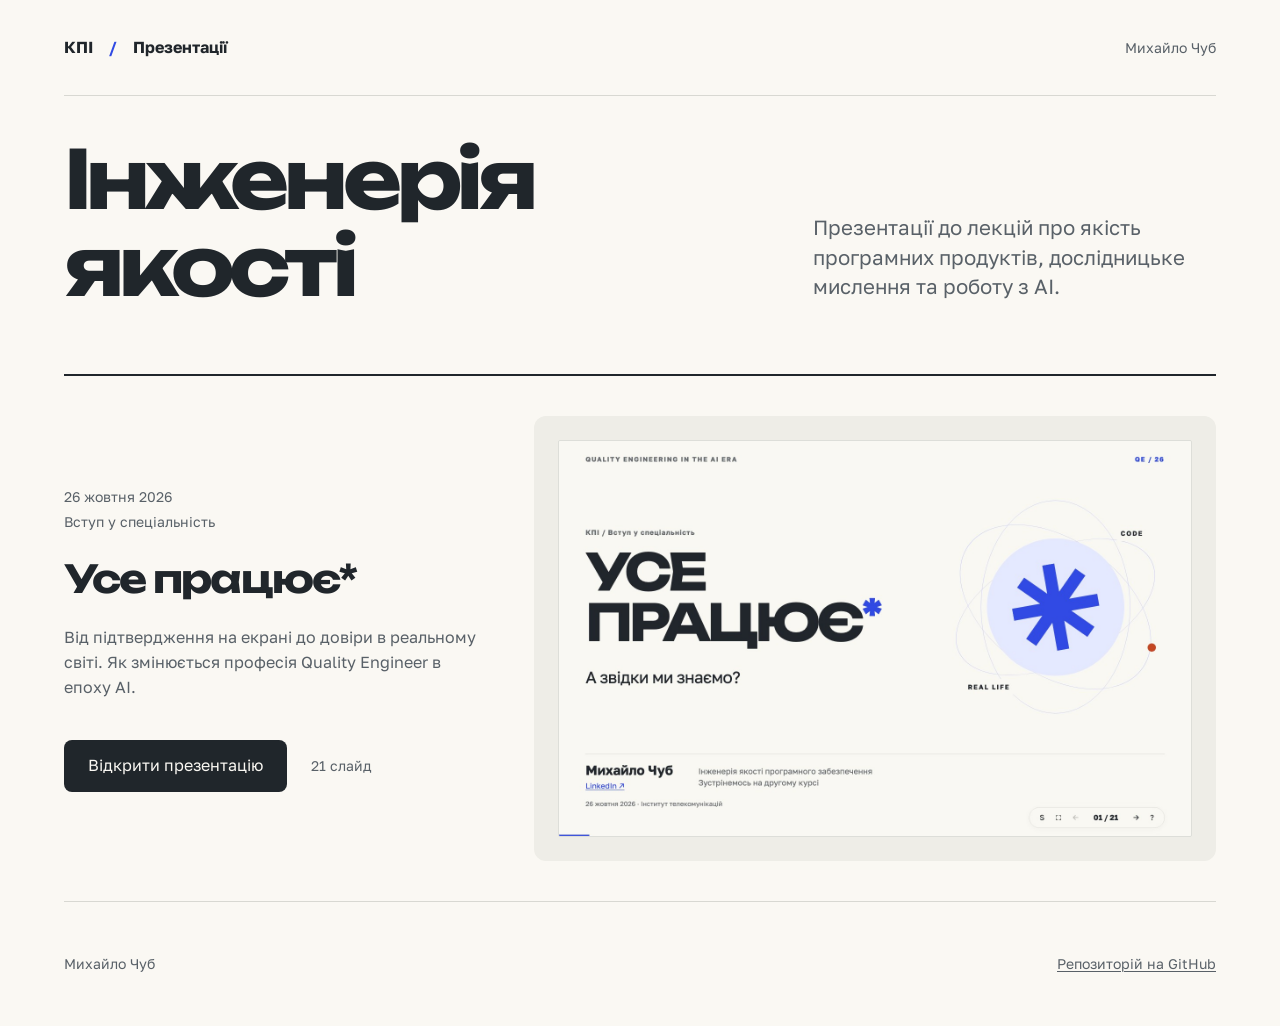
<file: index.html>
<!doctype html>
<html lang="uk">
<head>
  <meta charset="utf-8">
  <meta name="viewport" content="width=device-width, initial-scale=1">
  <meta name="description" content="Презентації Михайла Чуба з інженерії якості для лекцій у КПІ.">
  <meta name="theme-color" content="#faf8f3">
  <title>Інженерія якості — презентації · КПІ</title>
  <link rel="preload" href="intro-2026/assets/Unbounded-Bold.ttf" as="font" type="font/ttf" crossorigin>
  <link rel="preload" href="intro-2026/assets/GolosText-Regular.ttf" as="font" type="font/ttf" crossorigin>
  <link rel="stylesheet" href="styles.css">
</head>
<body>
  <a class="skip-link" href="#main">До презентацій</a>
  <div class="container">
    <header class="masthead">
      <span class="wordmark">КПІ <span class="wordmark-divider" aria-hidden="true">/</span> Презентації</span>
      <span class="author">Михайло Чуб</span>
    </header>
    <main id="main">
      <div class="hero">
        <h1>Інженерія<br>якості</h1>
        <p class="lead">Презентації до лекцій про якість програмних продуктів, дослідницьке мислення та роботу з AI.</p>
      </div>
      <section class="catalogue" aria-label="Презентації">
        <a class="lecture" href="intro-2026/">
          <div class="lecture-copy">
            <div class="lecture-meta"><time datetime="2026-10-26">26 жовтня 2026</time><span>Вступ у спеціальність</span></div>
            <h2>Усе працює*</h2>
            <p class="lecture-description">Від підтвердження на екрані до довіри в реальному світі. Як змінюється професія Quality Engineer в епоху AI.</p>
            <div class="lecture-open"><span class="action">Відкрити презентацію</span><span class="slide-count">21 слайд</span></div>
          </div>
          <figure class="lecture-preview">
            <img src="assets/intro-2026-cover.jpg" width="1440" height="900" alt="Обкладинка презентації «Усе працює*»: А звідки ми знаємо?" fetchpriority="high">
          </figure>
        </a>
      </section>
    </main>
    <footer class="colophon"><span>Михайло Чуб</span><a href="https://github.com/qamania/kpi-slides">Репозиторій на GitHub</a></footer>
  </div>
</body>
</html>
</file>
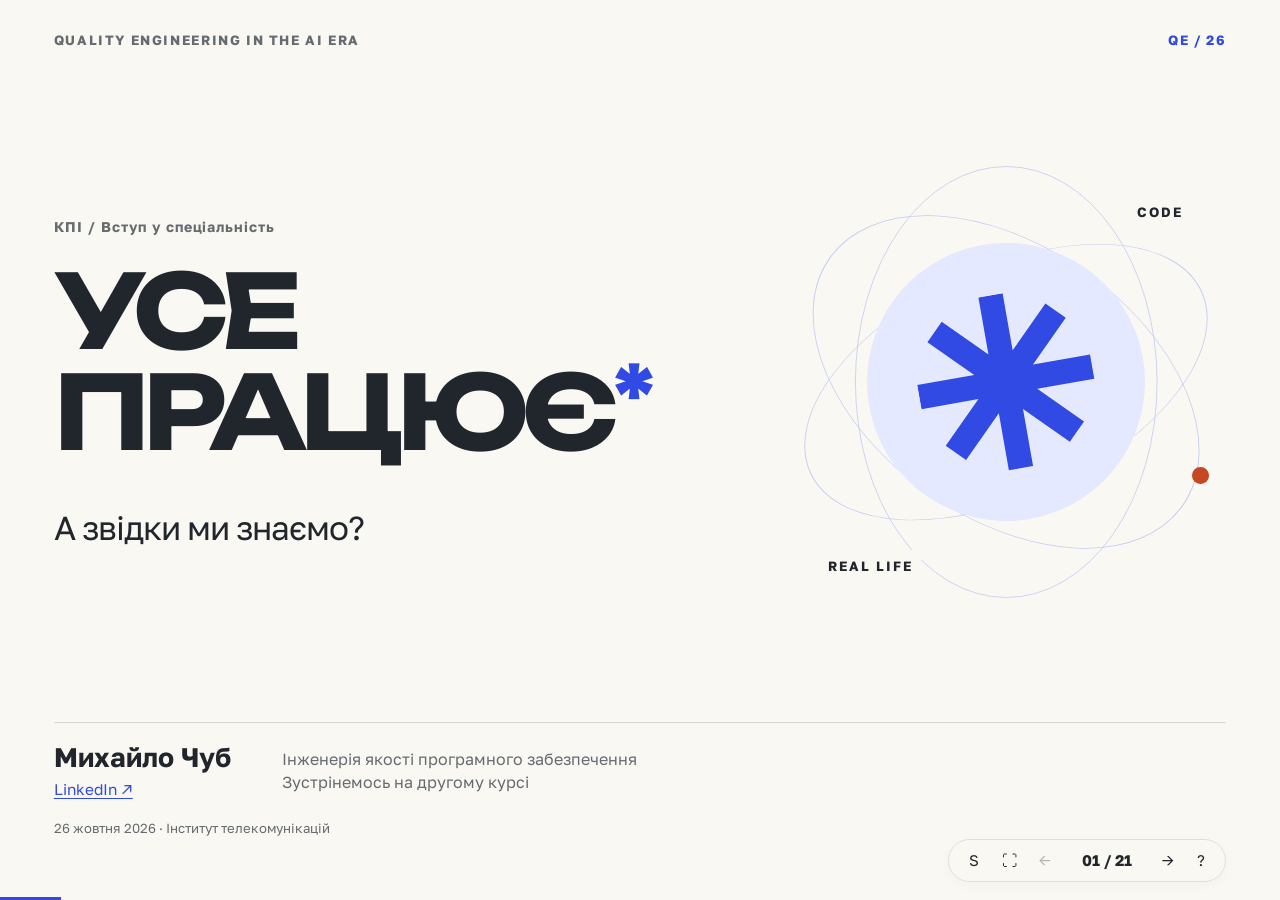
<file: intro-2026/index.html>
<!doctype html><html lang="uk"><head><meta charset="utf-8"><meta name="viewport" content="width=device-width,initial-scale=1"><meta name="theme-color" content="#faf8f3"><title>УСЕ ПРАЦЮЄ* — Quality Engineering in the AI era</title><meta name="description" content="Від підтвердження на екрані до довіри в реальному світі. Михайло Чуб · КПІ."><link rel="icon" href="data:image/svg+xml,%3Csvg xmlns='http://www.w3.org/2000/svg' viewBox='0 0 100 100'%3E%3Crect width='100' height='100' fill='%232d49e8'/%3E%3Ctext x='28' y='85' font-size='100' fill='white'%3E*%3C/text%3E%3C/svg%3E"><style>/* ===========================================
   VIEWPORT FITTING: MANDATORY BASE STYLES
   Include this ENTIRE file in every presentation.
   These styles ensure slides fit exactly in the viewport.
   =========================================== */

/* 1. Lock html/body to viewport */
html, body {
    height: 100%;
    overflow-x: hidden;
}

html {
    scroll-snap-type: y mandatory;
    scroll-behavior: smooth;
}

/* 2. Each slide = exact viewport height */
.slide {
    width: 100vw;
    height: 100vh;
    height: 100dvh; /* Dynamic viewport height for mobile browsers */
    overflow: hidden; /* CRITICAL: Prevent ANY overflow */
    scroll-snap-align: start;
    display: flex;
    flex-direction: column;
    position: relative;
}

/* 3. Content container with flex for centering */
.slide-content {
    flex: 1;
    display: flex;
    flex-direction: column;
    justify-content: center;
    max-height: 100%;
    overflow: hidden; /* Double-protection against overflow */
    padding: var(--slide-padding);
}

/* 4. ALL typography uses clamp() for responsive scaling */
:root {
    /* Titles scale from mobile to desktop */
    --title-size: clamp(1.5rem, 5vw, 4rem);
    --h2-size: clamp(1.25rem, 3.5vw, 2.5rem);
    --h3-size: clamp(1rem, 2.5vw, 1.75rem);

    /* Body text */
    --body-size: clamp(0.75rem, 1.5vw, 1.125rem);
    --small-size: clamp(0.65rem, 1vw, 0.875rem);

    /* Spacing scales with viewport */
    --slide-padding: clamp(1rem, 4vw, 4rem);
    --content-gap: clamp(0.5rem, 2vw, 2rem);
    --element-gap: clamp(0.25rem, 1vw, 1rem);
}

/* 5. Cards/containers use viewport-relative max sizes */
.card, .container, .content-box {
    max-width: min(90vw, 1000px);
    max-height: min(80vh, 700px);
}

/* 6. Lists auto-scale with viewport */
.feature-list, .bullet-list {
    gap: clamp(0.4rem, 1vh, 1rem);
}

.feature-list li, .bullet-list li {
    font-size: var(--body-size);
    line-height: 1.4;
}

/* 7. Grids adapt to available space */
.grid {
    display: grid;
    grid-template-columns: repeat(auto-fit, minmax(min(100%, 250px), 1fr));
    gap: clamp(0.5rem, 1.5vw, 1rem);
}

/* 8. Images constrained to viewport */
img, .image-container {
    max-width: 100%;
    max-height: min(50vh, 400px);
    object-fit: contain;
}

/* ===========================================
   RESPONSIVE BREAKPOINTS
   Aggressive scaling for smaller viewports
   =========================================== */

/* Short viewports (< 700px height) */
@media (max-height: 700px) {
    :root {
        --slide-padding: clamp(0.75rem, 3vw, 2rem);
        --content-gap: clamp(0.4rem, 1.5vw, 1rem);
        --title-size: clamp(1.25rem, 4.5vw, 2.5rem);
        --h2-size: clamp(1rem, 3vw, 1.75rem);
    }
}

/* Very short viewports (< 600px height) */
@media (max-height: 600px) {
    :root {
        --slide-padding: clamp(0.5rem, 2.5vw, 1.5rem);
        --content-gap: clamp(0.3rem, 1vw, 0.75rem);
        --title-size: clamp(1.1rem, 4vw, 2rem);
        --body-size: clamp(0.7rem, 1.2vw, 0.95rem);
    }

    /* Hide non-essential elements */
    .nav-dots, .keyboard-hint, .decorative {
        display: none;
    }
}

/* Extremely short (landscape phones, < 500px height) */
@media (max-height: 500px) {
    :root {
        --slide-padding: clamp(0.4rem, 2vw, 1rem);
        --title-size: clamp(1rem, 3.5vw, 1.5rem);
        --h2-size: clamp(0.9rem, 2.5vw, 1.25rem);
        --body-size: clamp(0.65rem, 1vw, 0.85rem);
    }
}

/* Narrow viewports (< 600px width) */
@media (max-width: 600px) {
    :root {
        --title-size: clamp(1.25rem, 7vw, 2.5rem);
    }

    /* Stack grids vertically */
    .grid {
        grid-template-columns: 1fr;
    }
}

/* ===========================================
   REDUCED MOTION
   Respect user preferences
   =========================================== */
@media (prefers-reduced-motion: reduce) {
    *, *::before, *::after {
        animation-duration: 0.01ms !important;
        transition-duration: 0.2s !important;
    }

    html {
        scroll-behavior: auto;
    }
}

/* === LOCAL FONTS === */
@font-face{font-family:Golos;src:url('assets/GolosText-Regular.ttf') format('truetype');font-weight:400;font-display:swap}
@font-face{font-family:Golos;src:url('assets/GolosText-Bold.ttf') format('truetype');font-weight:600 900;font-display:swap}
@font-face{font-family:Unbounded;src:url('assets/Unbounded-Bold.ttf') format('truetype');font-weight:700;font-display:swap}
/* === LIGHT EDITORIAL SYSTEM === */
:root{--paper:#faf8f3;--ink:#20262b;--blue:#304ae3;--green:#197856;--orange:#c64724;--line:#d8d8d2;--muted:#666b70;--soft-blue:#ebeeff;--soft-green:#e8f3ed;--pad:clamp(22px,4.2vw,84px);--head:clamp(30px,4.3vw,82px);--body:clamp(17px,2.0vw,36px);--small:clamp(12px,1.05vw,20px);--ease:cubic-bezier(.2,.75,.2,1)}
*{box-sizing:border-box}html,body{margin:0;overflow:hidden;scroll-snap-type:none;background:var(--paper);color:var(--ink);font-family:Golos,sans-serif}button,a{-webkit-tap-highlight-color:transparent}button{font:inherit;color:inherit;cursor:pointer}a{color:inherit;text-decoration-thickness:1px;text-underline-offset:.2em}button:focus-visible,a:focus-visible{outline:3px solid var(--blue);outline-offset:4px}h1,h2,h3,p{margin:0}h1,h2,h3{font-weight:700}h1,h2{letter-spacing:-.055em}h1{font-family:Unbounded,Golos,sans-serif}h2{font-size:var(--head);line-height:1.13}h3{font-size:clamp(20px,2.3vw,43px);line-height:1.15;letter-spacing:-.035em}em{font-style:normal;color:var(--blue)}.blue{color:var(--blue)}.orange{color:var(--orange)}.green{color:var(--green)}
.slide{display:flex;position:absolute;inset:0;padding:clamp(20px,3.5vh,44px) var(--pad) clamp(52px,7vh,92px);background:var(--paper);isolation:isolate}.slide[hidden]{display:none}.slide-top{display:flex;justify-content:space-between;gap:clamp(12px,2vw,30px);font-size:var(--small);font-weight:700;letter-spacing:.12em;line-height:1.3;color:var(--muted);flex:none}.chapter-mark{color:var(--blue)}.stage{flex:1;min-height:0;max-height:100%;display:flex;flex-direction:column;justify-content:center;gap:clamp(16px,2.7vh,34px);padding:clamp(12px,2vh,30px) 0}.slide-foot{font-size:clamp(11px,1.03vw,19px);color:var(--muted);line-height:1.4;max-width:73%;min-height:1.4em;flex:none}.eyebrow{font-size:clamp(12px,1.1vw,21px);letter-spacing:.07em;line-height:1.4;margin-bottom:clamp(16px,2.5vh,30px);font-weight:700;color:var(--muted)}.lead{font-size:var(--body);line-height:1.35;margin-top:clamp(22px,3.7vh,42px);letter-spacing:-.02em}.quiet{font-size:clamp(15px,1.55vw,28px);line-height:1.4;margin-top:clamp(15px,2.5vh,30px);color:var(--muted)}.split{display:grid;grid-template-columns:1.05fr 1fr;align-items:center;gap:clamp(30px,5vw,100px);min-height:0;max-height:100%}.section-heading{flex:none}.section-heading .eyebrow{margin-bottom:clamp(12px,2vh,24px)}.bottom-line{font-size:clamp(18px,1.8vw,34px);font-weight:700;line-height:1.35;margin-top:clamp(10px,2vh,26px)}.star{display:block;width:100%;height:100%}
/* === COVER: CERTAINTY AND ITS ASTERISK === */
.cover-layout{display:grid;grid-template-columns:1.6fr 1fr;align-items:center;gap:clamp(10px,2vw,40px);flex:1;min-height:0}.cover h1{font-size:clamp(53px,8vw,154px);line-height:.99;letter-spacing:-.07em;position:relative;z-index:2}.cover h1 span{display:inline-block;font-family:Golos,sans-serif;transform:translateY(-.15em)}.cover-question{font-size:clamp(20px,2.6vw,48px);margin-top:clamp(25px,5vh,55px);letter-spacing:-.03em}.cover-art{height:min(47vh,540px);position:relative;display:grid;place-items:center}.star-disc{width:63%;aspect-ratio:1;background:#e4e9ff;border-radius:50%;padding:clamp(22px,4vw,66px);color:var(--blue);transform:rotate(-10deg)}.orbit{position:absolute;width:98%;aspect-ratio:1;border:1px solid #c6cdf4;border-radius:50%;transform:rotate(-25deg) scaleY(.53)}.o2{transform:rotate(35deg) scaleY(.63)}.o3{transform:rotate(90deg) scaleY(.7)}.orbit-label{position:absolute;font-size:var(--small);font-weight:700;letter-spacing:.15em;background:var(--paper);padding:clamp(4px,.6vw,10px)}.label-top{top:6%;right:8%}.label-bottom{bottom:3%;left:8%}.tiny-dot{position:absolute;width:clamp(12px,1.3vw,22px);aspect-ratio:1;background:var(--orange);border-radius:50%;right:4%;bottom:26%}.byline{border-top:1px solid var(--line);padding-top:clamp(15px,2vh,24px);display:flex;align-items:center;gap:clamp(25px,4vw,70px)}.byline b{font-size:clamp(20px,2.1vw,38px)}.byline span{font-size:clamp(14px,1.25vw,23px);line-height:1.45;color:var(--muted)}
/* === THE STUDENT STORY === */
.phone{background:#fff;border:1px solid #d8ddd9;border-radius:clamp(18px,2.4vw,42px);box-shadow:0 24px 70px #25325110;padding:clamp(20px,2.8vw,50px);min-height:min(48vh,480px);transform:rotate(2deg);display:flex;flex-direction:column;justify-content:flex-start;gap:clamp(24px,3vh,40px)}.phone-top{display:flex;align-items:center;gap:clamp(10px,1vw,20px);font-size:clamp(15px,1.4vw,26px);font-weight:700}.avatar{width:clamp(30px,3.4vw,56px);aspect-ratio:1;display:grid;place-items:center;background:#e8edff;border-radius:50%;color:var(--blue)}.online{width:clamp(7px,.7vw,12px);aspect-ratio:1;border-radius:50%;background:var(--green);margin-left:auto}.message{font-size:clamp(18px,1.9vw,34px);line-height:1.4;padding:clamp(16px,2vw,32px);border-radius:clamp(12px,1.4vw,24px)}.mine{background:var(--soft-blue);border-bottom-right-radius:0}.message.ai{background:#f4f5f6;align-self:flex-start;border-bottom-left-radius:0;padding:clamp(13px,1.6vw,28px)}.typing{display:flex;gap:clamp(6px,.6vw,10px)}.typing i{width:clamp(7px,.7vw,12px);height:clamp(7px,.7vw,12px);background:#8c95b0;border-radius:50%;animation:thinking 1.5s infinite}.typing i:nth-child(2){animation-delay:.15s}.typing i:nth-child(3){animation-delay:.3s}.phone-bottom{font-size:clamp(13px,1.15vw,22px);margin-top:auto;color:var(--muted)}
.receipt{position:relative;background:white;box-shadow:0 18px 48px #20262b12;transform:rotate(-3deg);padding:clamp(22px,3vw,58px);text-align:center;border:1px solid #e1e4de;max-width:93%}.receipt:after{content:'';position:absolute;bottom:-8px;left:0;right:0;height:10px;background:linear-gradient(135deg,white 25%,transparent 25%) -8px 0,linear-gradient(225deg,white 25%,transparent 25%) -8px 0;background-size:16px 16px}.receipt-top{font-size:clamp(11px,1vw,20px);letter-spacing:.13em;color:var(--muted);font-weight:700}.success-seal{background:var(--soft-green);color:var(--green);width:clamp(62px,7vw,128px);aspect-ratio:1;border-radius:50%;margin:clamp(22px,3vh,40px) auto;display:grid;place-items:center;font-size:clamp(32px,4vw,70px)}.receipt h2{font-size:clamp(30px,3.6vw,66px);color:var(--green)}.receipt-time{font-size:clamp(44px,6vw,110px);font-weight:700;margin:clamp(20px,2vh,32px) 0}.receipt-bottom{display:flex;justify-content:space-between;padding-top:clamp(15px,2vh,30px);border-top:1px dashed var(--line);font-size:clamp(14px,1.3vw,24px)}.receipt-bottom b{color:var(--green)}.count-pair{display:flex;align-items:center;gap:clamp(20px,2.5vw,42px);margin-top:clamp(20px,3vh,42px)}.count-pair div{display:flex;flex-direction:column}.count-pair b{font-family:Unbounded,sans-serif;font-size:clamp(52px,7.5vw,134px);line-height:1.2;letter-spacing:-.07em}.count-pair span{font-size:clamp(14px,1.35vw,24px)}.count-pair .slash{font-size:clamp(40px,6vw,110px);color:#d3d5d2;font-weight:400}.reveal-copy .lead{margin-top:clamp(16px,2vh,30px)}
.classroom{background:linear-gradient(150deg,#f3f1e8,#ebeef5);padding:clamp(20px,2.6vw,50px);border-radius:clamp(14px,2vw,36px);position:relative;transform:perspective(800px) rotateY(-5deg);margin-right:clamp(12px,2vw,30px)}.seat-grid{display:grid;grid-template-columns:repeat(4,1fr);gap:clamp(12px,2.2vh,30px) clamp(14px,2vw,32px)}.seat{color:#7a93b0;text-align:center}.seat svg{width:clamp(32px,4.6vw,88px);height:clamp(43px,9vh,100px);fill:currentColor}.seat span{display:block;font-size:clamp(10px,.9vw,16px);color:#77808b;margin-top:clamp(2px,.3vw,5px)}.extra-person{position:absolute;right:-7%;bottom:-6%;background:var(--orange);color:white;padding:clamp(12px,1.8vw,32px);display:flex;align-items:center;gap:clamp(12px,1.2vw,22px);transform:rotate(6deg);box-shadow:0 8px 22px #b32b2220}.extra-person b{font-size:clamp(17px,1.7vw,32px);white-space:nowrap}.person-icon{width:clamp(16px,2.2vw,35px);height:clamp(30px,4vw,65px);display:block;position:relative}.person-icon:before{content:'';position:absolute;top:0;left:25%;width:50%;aspect-ratio:1;background:currentColor;border-radius:50%}.person-icon:after{content:'';position:absolute;bottom:0;left:10%;width:80%;height:62%;background:currentColor;border-radius:40% 40% 0 0}
/* === NEWS AS ONE SUPPORTING EXAMPLE === */
.news-paper{background:#fff;padding:clamp(24px,3vw,55px);border:1px solid #ddd;box-shadow:10px 12px 0 #e9e7df;transform:rotate(2deg)}.news-masthead{border-bottom:2px solid var(--ink);padding-bottom:clamp(12px,1.5vh,22px);font-size:clamp(10px,1vw,18px);letter-spacing:.08em;font-weight:700;display:flex;justify-content:space-between;gap:clamp(10px,1vw,20px)}.news-masthead span{color:var(--blue)}.queue-number{display:flex;justify-content:space-around;align-items:center;gap:clamp(10px,1vw,20px);font-size:clamp(76px,12vw,200px);font-weight:700;line-height:1.2;letter-spacing:-.06em;margin:clamp(12px,2vh,26px) 0}.queue-number .arrow{font-size:clamp(40px,5vw,90px);color:var(--blue);font-weight:400}.news-paper p{font-size:clamp(19px,1.9vw,34px);line-height:1.4}.news-paper p b{color:var(--orange)}.news-source{border-top:1px solid var(--line);font-size:clamp(11px,1vw,18px);margin-top:clamp(22px,3vh,42px);padding-top:clamp(12px,1.5vh,22px);color:var(--muted)}
/* === THE CHANGE IN ENGINEERING WORK === */
.evolution{display:grid;grid-template-columns:1fr .15fr 1fr .15fr 1fr;align-items:center;margin-top:clamp(14px,2.5vh,34px);gap:clamp(8px,1.2vw,24px)}.evolution article{position:relative;padding:clamp(20px,2.8vw,52px);border:1px solid var(--line);background:white;min-height:min(35vh,330px)}.evolution .tinted{background:var(--soft-blue);border-color:#c8d0ff}.phase{position:absolute;right:clamp(15px,2vw,30px);top:clamp(15px,2vw,30px);font-size:var(--small);color:var(--muted)}.tool-icon{color:var(--blue);font-size:clamp(40px,6vw,105px);line-height:1;margin-bottom:clamp(20px,2.5vh,35px)}.evolution p{font-size:clamp(15px,1.5vw,28px);margin-top:clamp(10px,1.5vh,20px);color:var(--muted)}.evo-arrow{font-size:clamp(25px,3vw,54px);color:var(--blue);text-align:center}.work-shift{display:grid;grid-template-columns:1fr .15fr 1.1fr;align-items:center;gap:clamp(20px,3vw,50px);margin-top:clamp(20px,3vh,45px)}.work-pile{display:grid;grid-template-columns:1fr 1fr;gap:clamp(10px,1.4vw,25px)}.work-pile>span{background:white;border:1px solid var(--line);padding:clamp(14px,2vw,36px);font-size:clamp(20px,2.2vw,40px);font-weight:700;transform:rotate(-3deg);box-shadow:4px 4px 0 #e7e8ec}.work-pile>span:nth-child(even){transform:rotate(3deg)}.pile-caption{grid-column:1/-1;font-size:var(--small);color:var(--muted);margin-top:clamp(15px,2vh,28px)}.shift-arrow{font-size:clamp(35px,5vw,80px);color:var(--blue)}.decisions{border-left:3px solid var(--blue);padding-left:clamp(18px,2.8vw,48px)}.decisions p{font-size:clamp(22px,2.5vw,44px);line-height:1.4;margin:clamp(10px,2vh,26px) 0}.decisions b{color:var(--blue)}
.amplifier{position:relative;padding:clamp(20px,3vw,50px) 0}.assumption{background:var(--ink);color:white;padding:clamp(17px,2vw,36px);text-align:center;font-size:clamp(17px,1.9vw,34px);font-weight:700}.fan-lines{height:clamp(45px,8vh,95px);display:flex;justify-content:space-around}.fan-lines i{display:block;border-left:1px solid #abb0c2;height:100%}.fan-lines i:first-child{transform:skewX(-30deg)}.fan-lines i:last-child{transform:skewX(30deg)}.output-stack{display:grid;grid-template-columns:repeat(3,1fr);gap:clamp(10px,1.3vw,24px)}.output-stack div{background:white;border:1px solid var(--line);padding:clamp(12px,1.3vw,25px);box-shadow:5px 5px 0 #e4e8df;transform:rotate(-3deg);display:flex;flex-direction:column;align-items:center}.output-stack div:nth-child(2){transform:rotate(2deg)}.output-stack small{font-size:clamp(10px,1vw,18px);font-weight:700;letter-spacing:.06em}.output-stack b{font-size:clamp(45px,5vw,88px);font-weight:400;color:var(--green);margin-top:clamp(10px,2vh,24px)}.challenge{background:var(--orange);color:white;text-align:center;font-size:clamp(24px,2.4vw,42px);font-weight:700;padding:clamp(18px,2.2vw,38px);margin-top:clamp(35px,6vh,72px);transform:rotate(-3deg)}
/* === THE PROFESSION, WITH ROOM FOR CURIOSITY === */
.question-slide{background:#eef1ff}.question-stage{display:grid;grid-template-columns:.8fr 1.4fr;gap:clamp(30px,5vw,100px);align-items:center}.giant-question{font-size:clamp(220px,36vw,630px);font-weight:700;line-height:.9;color:var(--blue);text-align:center;letter-spacing:-.1em;transform:rotate(-12deg);text-shadow:12px 12px 0 #d7defd}.question-stage h2{font-size:clamp(42px,6vw,108px)}.qe-title{display:grid;grid-template-columns:1.15fr 1fr;align-items:end;column-gap:clamp(35px,6vw,100px)}.qe-title .eyebrow{grid-column:1/-1}.qe-title h2{font-size:clamp(52px,7.4vw,130px);line-height:1.02}.qe-title .lead{margin-bottom:clamp(6px,1vh,20px)}.role-strip{display:grid;grid-template-columns:repeat(3,1fr);border-top:2px solid var(--ink);margin-top:clamp(24px,5vh,60px);padding-top:clamp(24px,3vh,40px);gap:clamp(25px,3.5vw,60px)}.role-strip span{font-size:var(--small);font-weight:700;letter-spacing:.07em;display:block;color:var(--blue);margin-bottom:clamp(15px,2vh,26px)}.role-strip b{font-size:clamp(20px,2.3vw,42px);line-height:1.25;letter-spacing:-.03em}.question-cards{display:flex;flex-direction:column;gap:clamp(14px,2vh,30px)}.q-card{background:white;border:1px solid #dfdfd8;padding:clamp(18px,2vw,36px);display:flex;gap:clamp(18px,2vw,35px);align-items:flex-start;box-shadow:5px 5px 0 #eeece3;transform:rotate(-2deg)}.q-card:nth-child(2){transform:rotate(2deg)}.q-card span{font-size:var(--small);color:var(--blue);font-weight:700}.q-card b{font-size:clamp(21px,2.15vw,40px);line-height:1.25;letter-spacing:-.025em}.quality-path{display:grid;grid-template-columns:repeat(4,1fr);gap:clamp(20px,3vw,55px);margin-top:clamp(20px,4vh,50px);position:relative}.quality-path:before{content:'';height:1px;background:#bcc4ef;position:absolute;left:0;right:0;top:clamp(27px,3.1vw,52px);z-index:-1}.path-number{display:grid;place-items:center;background:var(--soft-blue);border:1px solid #c2cbff;color:var(--blue);width:clamp(54px,6.2vw,104px);aspect-ratio:1;border-radius:50%;font-size:clamp(27px,3.2vw,54px);font-weight:700;margin-bottom:clamp(18px,3vh,38px)}.quality-path h3{font-size:clamp(19px,2.15vw,39px)}.quality-path p{font-size:clamp(17px,1.7vw,31px);margin-top:clamp(12px,2vh,28px);line-height:1.4}.return-loop{font-size:clamp(16px,1.6vw,30px);color:var(--blue);padding-top:clamp(20px,4vh,48px);border-top:1px solid var(--line);margin-top:clamp(20px,3vh,40px);display:flex;align-items:center;gap:clamp(18px,2vw,35px)}.return-loop span{font-size:clamp(35px,4vw,68px);line-height:1}
/* === AI EVALUATION AND FUTURE SCALE === */
.ai-duality{display:grid;grid-template-columns:1fr .2fr 1fr;align-items:center;gap:clamp(20px,3vw,55px);margin-top:clamp(15px,2vh,30px)}.dual-item{position:relative;border-top:2px solid var(--blue);padding-top:clamp(20px,3vh,40px)}.dual-item h3{font-size:clamp(24px,2.7vw,46px);margin-bottom:clamp(15px,2.5vh,30px)}.dual-item p{font-size:clamp(20px,2vw,36px);line-height:1.5}.dual-symbol{font-size:clamp(48px,7vw,115px);font-weight:400;color:#a4b1ee;position:absolute;right:0;bottom:0}.dual-center{font-size:clamp(40px,5vw,85px);color:var(--blue);text-align:center}.trial-label{font-size:var(--small);letter-spacing:.1em;font-weight:700;margin-bottom:clamp(20px,3vh,40px);color:var(--muted)}.trial-grid{display:grid;grid-template-columns:repeat(5,1fr);gap:clamp(12px,1.4vw,25px)}.trial{display:grid;place-items:center;aspect-ratio:1;border-radius:50%;background:#e2eee7;color:var(--green);font-size:clamp(24px,3vw,50px)}.trial.different{background:#ffe4d5;color:var(--orange);transform:rotate(-12deg);font-weight:700}.trials p{font-size:clamp(19px,1.9vw,34px);line-height:1.35;margin-top:clamp(22px,3vh,40px);font-weight:700}.trials small{font-size:var(--small);color:var(--muted);display:block;margin-top:clamp(12px,1.5vh,22px)}.future-head{display:flex;justify-content:space-between;gap:clamp(30px,5vw,80px);align-items:center}.future-head h2{font-size:clamp(34px,4vw,74px)}.year{writing-mode:vertical-rl;font-size:clamp(50px,7vw,125px);letter-spacing:-.06em;color:#a4b0ea;font-weight:700;line-height:.9}.control-board{display:grid;grid-template-columns:repeat(4,1fr);background:white;border:1px solid #cbd1ec;box-shadow:8px 8px 0 #e9edfc;margin-top:clamp(16px,2vh,30px)}.control-cell{padding:clamp(18px,2.4vw,42px);border-right:1px solid #e0e4ef}.control-cell:nth-child(4){border-right:0}.control-cell span{display:block;font-size:var(--small);color:var(--blue);letter-spacing:.1em;font-weight:700;margin-bottom:clamp(18px,2.6vh,30px)}.control-cell b{font-size:clamp(20px,2.1vw,38px);line-height:1.25;letter-spacing:-.025em}.agents-stream{grid-column:1/-1;display:flex;align-items:center;justify-content:center;gap:clamp(16px,2vw,32px);background:var(--soft-blue);padding:clamp(16px,2.2vh,30px);font-size:clamp(16px,1.6vw,30px);color:var(--blue)}.agents-stream i{display:block;width:clamp(9px,.8vw,15px);height:clamp(9px,.8vw,15px);background:var(--blue);border-radius:50%;animation:thinking 2s infinite}.foundations{display:grid;grid-template-columns:repeat(2,1fr);gap:clamp(22px,4vh,52px) clamp(35px,6vw,100px);margin-top:clamp(18px,3vh,40px)}.foundations div{border-top:1px solid var(--ink);padding-top:clamp(16px,2vh,28px)}.foundations span{font-size:var(--small);font-weight:700;letter-spacing:.1em;color:var(--blue)}.foundations p{font-size:clamp(22px,2.4vw,43px);line-height:1.3;margin-top:clamp(12px,1.7vh,24px)}.big-stat{font-family:Unbounded,sans-serif;font-size:clamp(110px,20vw,360px);letter-spacing:-.1em;color:var(--blue);position:relative;line-height:1.1}.big-stat span{font-family:Golos,sans-serif;font-size:clamp(54px,8vw,140px);letter-spacing:-.07em}.stat-line{height:clamp(14px,2vh,24px);background:#e0e4f2;margin-top:clamp(20px,4vh,45px)}.stat-line:before{content:'';display:block;height:100%;width:52%;background:var(--blue)}.data-slide h2{font-size:clamp(31px,3.7vw,68px)}
/* === ONE DEMO CHAPTER, THEN A SELF-SUFFICIENT ENDING === */
.experiment-layout{display:grid;grid-template-columns:1.45fr .8fr;align-items:center;gap:clamp(30px,7vw,115px)}.experiment h2{font-size:clamp(45px,6.1vw,110px)}.demo-link{display:inline-flex;align-items:center;gap:clamp(22px,3vw,50px);background:var(--blue);color:white;padding:clamp(14px,1.5vw,28px) clamp(20px,2.4vw,42px);font-size:clamp(18px,1.8vw,32px);border-radius:clamp(5px,.6vw,10px);margin-top:clamp(25px,4vh,48px);font-weight:700;text-decoration:none}.demo-link span{font-size:clamp(24px,2.5vw,45px);line-height:1}.lab-poster{background:#ecedff;border:1px solid #c2cafa;padding:clamp(25px,3vw,55px);transform:rotate(5deg);box-shadow:10px 14px 0 #e2e4ed}.poster-label{font-size:var(--small);letter-spacing:.12em;font-weight:700;color:var(--blue)}.poster-question{font-size:clamp(120px,19vw,330px);line-height:1.1;color:var(--blue);font-weight:700;text-align:center}.poster-caption{font-size:clamp(20px,2vw,36px);line-height:1.3;font-weight:700;border-top:1px solid #a6b1ef;padding-top:clamp(18px,2vh,28px)}.after-demo{position:relative;padding-right:clamp(25px,10vw,160px)}.after-demo h2{font-size:clamp(40px,5.6vw,100px);line-height:1.16}.after-rule{margin-top:clamp(30px,5vh,60px);padding-top:clamp(22px,3vh,40px);border-top:2px solid var(--blue);font-size:clamp(20px,2.1vw,38px);color:var(--blue);font-weight:700}.small-form{position:absolute;right:0;top:0;width:clamp(100px,15vw,240px);height:clamp(120px,18vw,270px);background:white;border:1px solid var(--line);transform:rotate(8deg);z-index:-1;padding:clamp(18px,2vw,32px);opacity:.5}.small-form span{display:block;height:clamp(15px,2vw,30px);border:1px solid #bdc4d7;margin-bottom:clamp(12px,1.4vw,24px)}.small-form i{display:block;font-style:normal;color:var(--green);font-size:clamp(50px,7vw,110px);text-align:center}.final{background:#eef1ff}.final-layout{position:relative}.final h2{font-size:clamp(58px,9vw,165px);line-height:1.05}.final-invite{font-size:clamp(23px,2.7vw,48px);margin-top:clamp(30px,5vh,60px)}.final-whisper{font-size:clamp(17px,1.8vw,32px);margin-top:clamp(18px,2.8vh,36px);color:var(--blue)}.final-star{position:absolute;right:0;top:10%;width:clamp(110px,22vw,380px);aspect-ratio:1;color:#cbd4ff;z-index:-1;transform:rotate(10deg)}
/* === PIXELCREW: LOCAL DEMO SCREENSHOT === */
.pixelcrew-preview .stage{align-items:center;text-align:center;gap:clamp(12px,2vh,24px)}
.pixelcrew-preview h2{font-size:clamp(25px,3.4vw,62px)}
.pixelcrew-shot{display:block;width:auto;max-width:100%;max-height:min(50vh,400px);object-fit:contain;border:1px solid var(--line);border-radius:clamp(4px,.6vw,10px)}
.pixelcrew-note{font-size:clamp(13px,1.45vw,25px);line-height:1.4;color:var(--muted)}
/* === NAVIGATION AND UTILITIES === */
.controls{position:fixed;bottom:clamp(12px,2vh,24px);right:var(--pad);display:flex;align-items:center;gap:clamp(3px,.55vw,12px);z-index:10;background:var(--paper);border:1px solid #dedfd8;border-radius:99px;padding:clamp(3px,.45vw,8px) clamp(8px,1vw,17px);box-shadow:0 3px 14px #20262b07}.controls button{border:0;background:transparent;padding:clamp(5px,.5vw,10px) clamp(6px,.6vw,12px);font-size:clamp(13px,1.2vw,22px);line-height:1.1}.controls button:hover{color:var(--blue)}.controls button:disabled{opacity:.3;cursor:default}#counter{font-weight:700;min-width:clamp(65px,6.4vw,110px)}#progress{position:fixed;bottom:0;left:0;height:clamp(3px,.35vh,6px);background:var(--blue);z-index:12;transition:width .25s}#step-dots{position:fixed;bottom:clamp(22px,3.1vh,36px);left:var(--pad);display:flex;gap:clamp(6px,.7vw,12px);z-index:12}.step-dot{width:clamp(7px,.6vw,11px);height:clamp(7px,.6vw,11px);border:1px solid var(--blue);border-radius:50%}.step-dot.done{background:var(--blue)}.sr-only{position:absolute;width:1px;height:1px;overflow:hidden;clip:rect(0,0,0,0);white-space:nowrap}dialog{border:1px solid #d4d9e8;background:var(--paper);color:var(--ink);border-radius:clamp(10px,1.2vw,20px);width:min(90vw,1100px);max-height:85vh;padding:clamp(22px,3vw,55px);box-shadow:0 35px 120px #19234c33;font-size:clamp(16px,1.5vw,25px);line-height:1.5}dialog::backdrop{background:#1d244c66;backdrop-filter:blur(4px)}.dialog-top{display:flex;align-items:center;justify-content:space-between;gap:clamp(20px,3vw,45px);margin-bottom:clamp(24px,3vh,40px)}.dialog-top h2{font-size:clamp(25px,3vw,45px)}.dialog-top button{border:1px solid var(--line);border-radius:clamp(4px,.5vw,8px);background:white;padding:clamp(6px,.8vw,14px) clamp(10px,1vw,18px);font-size:clamp(14px,1.3vw,22px)}.sources-list p{margin-bottom:clamp(18px,2vh,30px)}.sources-list a{color:var(--blue)}#overview-grid{display:grid;grid-template-columns:repeat(2,1fr);gap:clamp(10px,1.2vw,20px)}.overview-button{display:flex;gap:clamp(12px,1.4vw,25px);align-items:center;text-align:left;border:1px solid var(--line);background:white;padding:clamp(12px,1.3vw,25px);font-size:clamp(14px,1.35vw,23px);line-height:1.3}.overview-button span{color:var(--blue);font-weight:700}.overview-button[aria-current=true]{border-color:var(--blue);background:var(--soft-blue)}dialog small{font-size:var(--small);color:var(--muted)}.help-grid{display:grid;grid-template-columns:1fr 2fr;gap:clamp(15px,2vh,25px)}
/* === PRESENTER-CONTROLLED REVEALS === */
[data-reveal]{visibility:hidden;opacity:0;translate:0 16px;transition:opacity .35s var(--ease),translate .45s var(--ease),visibility .35s}.shown[data-reveal]{visibility:visible;opacity:1;translate:0 0}.active .stage{animation:enter .4s var(--ease)}@keyframes enter{from{opacity:0;translate:0 10px}to{opacity:1;translate:0 0}}@keyframes thinking{0%,75%,100%{opacity:.4;transform:translateY(0)}35%{opacity:1;transform:translateY(-4px)}}
/* === FIT SHORT PROJECTORS AND NARROW SCREENS === */
@media(max-height:700px){:root{--head:clamp(28px,3.9vw,68px);--body:clamp(16px,1.8vw,29px);--pad:clamp(20px,3.6vw,62px)}.slide{padding-top:clamp(16px,2.8vh,28px)}.stage{gap:clamp(12px,2vh,22px)}.eyebrow{margin-bottom:clamp(12px,2vh,20px)}.lead{margin-top:clamp(16px,3vh,25px)}.cover h1{font-size:clamp(48px,7.5vw,120px)}.cover-question{margin-top:clamp(18px,3vh,30px)}.role-strip{margin-top:clamp(16px,3vh,28px)}.qe-title h2{font-size:clamp(48px,6.5vw,110px)}.quality-path{margin-top:clamp(15px,2vh,25px)}.return-loop{margin-top:clamp(15px,2vh,25px);padding-top:clamp(15px,2vh,25px)}.evolution article{min-height:0}.phone{min-height:0;gap:clamp(15px,2.5vh,26px)}.trial-grid{gap:clamp(8px,1.2vw,18px)}.trial{max-height:10vh}.receipt-time{font-size:clamp(42px,5vw,80px)}.receipt .success-seal{margin:clamp(12px,2vh,22px) auto;width:clamp(50px,6vw,85px)}.big-stat{font-size:clamp(100px,18vw,270px)}}
@media(max-height:600px){:root{--head:clamp(27px,3.6vw,58px);--body:clamp(16px,1.65vw,25px);--small:clamp(10px,.95vw,16px)}.stage{padding:clamp(8px,1.3vh,15px) 0}.slide{padding-bottom:clamp(42px,8vh,55px)}.eyebrow{margin-bottom:clamp(10px,1.7vh,18px)}.cover h1{font-size:clamp(44px,6.8vw,100px)}.tool-icon{font-size:clamp(33px,4vw,60px);margin-bottom:clamp(10px,2vh,20px)}.role-strip{padding-top:clamp(15px,2vh,24px)}.path-number{width:clamp(40px,4.5vw,65px);margin-bottom:clamp(12px,2vh,20px)}.quality-path p{font-size:clamp(16px,1.5vw,23px)}.seat-grid{gap:clamp(7px,1.3vh,15px)}.seat svg{height:8vh}.foundations{gap:clamp(15px,2vh,22px) clamp(25px,4vw,60px)}.future .bottom-line{font-size:clamp(16px,1.5vw,25px)}.control-cell{padding:clamp(14px,1.7vw,25px)}.phone{padding:clamp(18px,2vw,30px)}.message{font-size:clamp(16px,1.65vw,25px)}.experiment h2,.after-demo h2{font-size:clamp(36px,4.6vw,70px)}.demo-link{margin-top:clamp(17px,3vh,25px)}.poster-question{font-size:clamp(100px,15vw,220px)}}
@media(max-height:500px){:root{--head:clamp(24px,3.3vw,48px);--body:clamp(14px,1.5vw,21px)}.slide{padding-top:clamp(12px,2vh,20px)}.cover .eyebrow{display:none}.cover-art{height:40vh}.cover h1{font-size:clamp(40px,6.1vw,86px)}.cover-question{font-size:clamp(17px,2vw,27px);margin-top:clamp(12px,2vh,20px)}.byline{padding-top:clamp(10px,1.5vh,16px)}.byline b{font-size:clamp(16px,1.6vw,23px)}.byline span{font-size:clamp(12px,1.15vw,17px)}.receipt{padding:clamp(14px,1.7vw,24px)}.receipt h2{font-size:clamp(24px,2.8vw,40px)}.receipt-time{font-size:clamp(32px,4vw,55px);margin:clamp(10px,1.8vh,18px) 0}.success-seal{width:clamp(36px,4vw,55px)!important;font-size:clamp(24px,3vw,40px)}.count-pair b{font-size:clamp(40px,5vw,70px)}.qe-title h2{font-size:clamp(40px,5.4vw,76px)}.qe-title .lead{font-size:clamp(15px,1.6vw,23px)}.role-strip b{font-size:clamp(16px,1.7vw,24px)}.q-card{padding:clamp(12px,1.3vw,20px)}.q-card b{font-size:clamp(17px,1.8vw,26px)}.final h2{font-size:clamp(45px,7vw,100px)}.final-invite{margin-top:clamp(18px,3vh,28px)}.quiet{font-size:clamp(13px,1.3vw,19px);margin-top:clamp(10px,2vh,18px)}}
@media(max-width:700px) and (min-height:501px){:root{--pad:clamp(20px,5vw,35px);--head:clamp(27px,6.7vw,44px);--body:clamp(17px,3.5vw,22px);--small:clamp(10px,2.4vw,14px)}.chapter-mark{display:none}.slide{padding-bottom:clamp(58px,9vh,85px)}.split{grid-template-columns:1fr;gap:clamp(20px,3vh,32px)}.stage{gap:clamp(16px,2vh,24px)}.lead{margin-top:clamp(14px,2vh,24px)}.cover-layout{grid-template-columns:1fr}.cover h1{font-size:clamp(45px,11vw,76px)}.cover-art{height:23vh;max-width:55%;position:absolute;right:3%;top:40%;opacity:.5;z-index:-1}.cover-question{font-size:clamp(20px,4.8vw,30px)}.byline{flex-direction:column;align-items:flex-start;gap:clamp(8px,1.2vh,14px)}.byline b{font-size:clamp(20px,4vw,28px)}.byline span{font-size:clamp(13px,2.8vw,18px)}.cover .eyebrow{font-size:clamp(11px,2.4vw,14px)}.phone{min-height:0;padding:clamp(16px,4vw,27px);gap:clamp(14px,2vh,22px);max-width:94%;margin:auto;transform:rotate(1deg)}.message{font-size:clamp(17px,3.6vw,23px);padding:clamp(13px,3vw,20px)}.phone-top{font-size:clamp(14px,3vw,18px)}.phone-bottom{font-size:clamp(12px,2.5vw,16px)}.story-start h2 br{display:none}.receipt{padding:clamp(17px,4vw,28px);max-width:80%;margin:auto;width:100%;transform:rotate(-2deg)}.receipt .success-seal{width:clamp(40px,10vw,65px);margin:clamp(10px,1.5vh,18px) auto;font-size:clamp(24px,6vw,36px)}.receipt h2{font-size:clamp(27px,6vw,38px)}.receipt-time{font-size:clamp(30px,7vw,45px);margin:clamp(10px,1.3vh,16px) 0}.receipt-top{font-size:clamp(10px,2.3vw,14px)}.receipt-bottom{font-size:clamp(12px,2.8vw,18px);padding-top:clamp(10px,1.3vh,16px)}.reveal-copy h2{font-size:clamp(24px,5.8vw,36px)}.reveal-copy h2 br{display:none}.reveal-copy .eyebrow{display:none}.count-pair{margin-top:clamp(12px,1.5vh,18px);gap:clamp(20px,5vw,40px)}.count-pair b{font-size:clamp(36px,9vw,65px)}.count-pair span{font-size:clamp(12px,2.7vw,18px)}.reveal-copy .lead{font-size:clamp(17px,3.8vw,24px)}.classroom{width:85%;margin:auto;padding:clamp(16px,4vw,25px)}.seat-grid{gap:clamp(7px,1.2vh,16px) clamp(10px,3vw,20px)}.seat svg{height:5vh;width:clamp(25px,7vw,44px)}.seat span{font-size:clamp(9px,2vw,12px)}.extra-person{padding:clamp(10px,2vw,17px)}.extra-person b{font-size:clamp(15px,3.2vw,21px)}.human h2 br{display:none}.news h2 br{display:none}.news-paper{padding:clamp(18px,4vw,30px)}.queue-number{font-size:clamp(60px,16vw,100px);margin:clamp(6px,1vh,15px) 0}.news-paper p{font-size:clamp(17px,3.8vw,25px)}.news-source{margin-top:clamp(14px,2vh,24px)}.evolution{grid-template-columns:1fr;gap:clamp(10px,1.4vh,16px);margin-top:0}.evo-arrow{display:none}.evolution article{display:grid;grid-template-columns:.22fr 1fr;gap:clamp(6px,1vw,12px);padding:clamp(13px,3vw,22px);min-height:0}.tool-icon{grid-row:1/3;margin:0;font-size:clamp(30px,8vw,50px)}.evolution h3{font-size:clamp(21px,4.7vw,30px)}.evolution p{font-size:clamp(14px,3vw,20px);margin:0}.phase{font-size:clamp(11px,2.4vw,15px)}.bottom-line{font-size:clamp(17px,3.5vw,23px)}.work-shift{grid-template-columns:1fr;gap:clamp(15px,2vh,25px);margin-top:0}.work-pile{gap:clamp(9px,2vw,15px)}.work-pile>span{font-size:clamp(16px,3.5vw,23px);padding:clamp(12px,2.6vw,20px)}.pile-caption{font-size:clamp(11px,2.5vw,16px);margin:clamp(5px,.5vh,8px) 0}.shift-arrow{display:none}.decisions{padding-left:clamp(15px,3vw,22px)}.decisions p{font-size:clamp(21px,4.4vw,30px);margin:clamp(7px,1vh,14px) 0}.amplifier{padding:0}.assumption{font-size:clamp(17px,3.5vw,24px);padding:clamp(12px,3vw,20px)}.fan-lines{height:4vh}.output-stack b{font-size:clamp(30px,7vw,45px);margin:clamp(5px,1vh,12px) 0}.output-stack small{font-size:clamp(10px,2.1vw,14px)}.challenge{font-size:clamp(20px,4.5vw,30px);padding:clamp(13px,3vw,22px);margin-top:clamp(22px,3vh,35px)}.question-stage{grid-template-columns:1fr;position:relative}.giant-question{position:absolute;right:0;top:-12vh;font-size:clamp(170px,45vw,260px);opacity:.18;z-index:-1}.question-stage h2{font-size:clamp(40px,9vw,60px)}.qe-title{grid-template-columns:1fr}.qe-title h2{font-size:clamp(42px,10vw,65px)}.role-strip{grid-template-columns:1fr;gap:clamp(16px,2vh,25px);margin-top:clamp(16px,2vh,25px);padding-top:clamp(16px,2vh,25px)}.role-strip div{display:flex;gap:clamp(15px,3vw,22px);align-items:center}.role-strip span{font-size:clamp(10px,2.2vw,14px);width:40%;margin:0}.role-strip b{font-size:clamp(17px,3.7vw,24px)}.question-cards{gap:clamp(12px,2vh,20px)}.q-card{padding:clamp(14px,3vw,22px)}.q-card b{font-size:clamp(19px,4vw,26px)}.quality-path{grid-template-columns:1fr 1fr;gap:clamp(22px,3vh,32px);margin-top:0}.quality-path:before{display:none}.path-number{width:clamp(38px,10vw,65px);font-size:clamp(22px,5vw,32px);margin-bottom:clamp(10px,1.5vh,17px)}.quality-path h3{font-size:clamp(18px,4vw,25px)}.quality-path p{font-size:clamp(15px,3.1vw,21px);margin-top:clamp(8px,1vh,14px)}.return-loop{font-size:clamp(14px,3vw,20px);margin-top:clamp(12px,2vh,22px);padding-top:clamp(12px,2vh,22px)}.ai-duality{grid-template-columns:1fr;gap:clamp(18px,2.5vh,30px)}.dual-center{display:none}.dual-item{padding-top:clamp(14px,2vh,22px)}.dual-item h3{font-size:clamp(23px,5vw,32px);margin-bottom:clamp(12px,1.5vh,18px)}.dual-item p{font-size:clamp(17px,3.5vw,24px);line-height:1.4}.dual-symbol{font-size:clamp(60px,15vw,100px)}.trial-grid{gap:clamp(10px,2.5vw,17px)}.trial{max-height:6vh;font-size:clamp(20px,5vw,32px)}.trials p{font-size:clamp(17px,3.5vw,24px);margin-top:clamp(15px,2vh,25px)}.trials small{font-size:clamp(10px,2.2vw,14px);margin-top:clamp(6px,1vh,14px)}.trial-label{margin-bottom:clamp(14px,2vh,22px)}.future-head{gap:clamp(10px,2vw,20px)}.future-head h2{font-size:clamp(27px,6.2vw,38px)}.year{font-size:clamp(35px,8vw,55px)}.control-board{grid-template-columns:1fr 1fr}.control-cell{padding:clamp(15px,3vw,24px)}.control-cell b{font-size:clamp(19px,4vw,27px)}.control-cell span{margin-bottom:clamp(10px,1.5vh,18px)}.agents-stream{font-size:clamp(12px,2.5vw,17px);gap:clamp(8px,2vw,14px)}.foundations{gap:clamp(22px,3vh,32px);grid-template-columns:1fr 1fr}.foundations p{font-size:clamp(17px,3.6vw,24px)}.foundations span{font-size:clamp(10px,2.2vw,14px)}.data-slide{gap:clamp(22px,3vh,35px)}.big-stat{font-size:clamp(100px,30vw,170px)}.big-stat span{font-size:clamp(50px,14vw,90px)}.stat-line{height:clamp(10px,1.4vh,16px);margin-top:clamp(15px,2vh,25px)}.data-slide h2{font-size:clamp(28px,6.7vw,43px)}.experiment-layout{grid-template-columns:1fr;position:relative}.experiment h2{font-size:clamp(39px,8.4vw,55px)}.lab-poster{position:absolute;right:-3%;bottom:10%;width:40%;padding:clamp(15px,3vw,25px);opacity:.25;z-index:-1}.poster-question{font-size:clamp(70px,20vw,130px)}.poster-label,.poster-caption{display:none}.demo-link{font-size:clamp(17px,3.8vw,25px);padding:clamp(13px,3vw,20px) clamp(17px,4vw,25px)}.after-demo{padding:0}.after-demo h2{font-size:clamp(34px,7.6vw,50px)}.after-rule{font-size:clamp(18px,4vw,27px)}.small-form{opacity:.25;top:-7vh;right:0}.final h2{font-size:clamp(48px,11vw,74px)}.final-invite{font-size:clamp(22px,5vw,33px)}.final-star{width:45%;top:20%;right:-4%}.final-whisper{font-size:clamp(18px,4vw,26px)}.slide-foot{max-width:100%;font-size:clamp(10px,2.2vw,13px)}.controls{right:var(--pad);gap:clamp(2px,.5vw,5px);padding:clamp(3px,.8vw,6px) clamp(5px,1.4vw,10px)}.controls button{font-size:clamp(12px,2.7vw,17px);padding:clamp(5px,1vw,8px) clamp(5px,1vw,8px)}#counter{min-width:clamp(55px,13vw,80px)}#overview-grid{grid-template-columns:1fr}dialog{font-size:clamp(15px,3.2vw,21px)}dialog h2{font-size:clamp(23px,5vw,34px)}}
@media(prefers-reduced-motion:reduce){*,*:before,*:after{animation:none!important;transition:none!important;scroll-behavior:auto!important}}


.speaker-identity{display:flex;flex-direction:column;align-items:flex-start;gap:6px}
.byline .profile-link{font-size:clamp(14px,1.2vw,20px);line-height:1.4;color:var(--blue);text-decoration:underline;text-underline-offset:.2em}
.byline .profile-link:hover{color:var(--ink)}
.byline .profile-link:focus-visible{outline:2px solid var(--blue);outline-offset:5px;border-radius:2px}
</style></head><body><main id="deck" aria-label="Презентація УСЕ ПРАЦЮЄ"><!-- === 01 / УСЕ ПРАЦЮЄ* === -->
<section class="slide cover" id="slide-01" data-title="УСЕ ПРАЦЮЄ*" data-steps="0" hidden inert aria-label="УСЕ ПРАЦЮЄ*"><header class="slide-top"><span>QUALITY ENGINEERING IN THE AI ERA</span><span class="chapter-mark">QE / 26</span></header><div class="stage">
<div class="cover-layout"><div><p class="eyebrow">КПІ / Вступ у спеціальність</p><h1>УСЕ<br> ПРАЦЮЄ<span class="blue">*</span></h1><p class="cover-question">А звідки ми знаємо?</p></div><div class="cover-art" aria-hidden="true"><div class="orbit o1"></div><div class="orbit o2"></div><div class="orbit o3"></div><div class="star-disc"><svg class="star" viewBox="0 0 100 100" aria-hidden="true"><path d="M43 0h14v33l23-23 10 10-23 23h33v14H67l23 23-10 10-23-23v33H43V67L20 90 10 80l23-23H0V43h33L10 20l10-10 23 23Z" fill="currentColor"/></svg></div><span class="orbit-label label-top">CODE</span><span class="orbit-label label-bottom">REAL LIFE</span><span class="tiny-dot"></span></div></div>
<div class="byline"><div class="speaker-identity"><b>Михайло Чуб</b><a class="profile-link" href="https://www.linkedin.com/in/mikhailchub" target="_blank" rel="noopener noreferrer" aria-label="Михайло Чуб — LinkedIn (нова вкладка)">LinkedIn ↗</a></div><span>Інженерія якості програмного забезпечення<br> Зустрінемось на другому курсі</span></div></div><footer class="slide-foot">26 жовтня 2026 · Інститут телекомунікацій</footer></section>
<!-- === 02 / Звичайне студентське доручення === -->
<section class="slide story" id="slide-02" data-title="Звичайне студентське доручення" data-steps="0" hidden inert aria-label="Звичайне студентське доручення"><header class="slide-top"><span>01 / ВАША ІСТОРІЯ</span><span class="chapter-mark">QE / 26</span></header><div class="stage">
<div class="split story-start"><div><p class="eyebrow">П’ятниця. Запис на лабораторні.</p><h2>У вас є<br> <em>помічник.</em></h2><p class="lead">Нудну форму можна<br> доручити йому.</p></div><div class="phone"><div class="phone-top"><span class="avatar">М</span><span>Ваш AI-помічник</span><span class="online"></span></div><div class="message mine">Запиши мене на лабораторну<br> в п’ятницю о 10:00.</div><div class="message ai"><span class="typing"><i></i><i></i><i></i></span></div><div class="phone-bottom">Ще одна справа зі списку.</div></div></div></div><footer class="slide-foot">Навчальна історія</footer></section>
<!-- === 03 / Ви записані === -->
<section class="slide story" id="slide-03" data-title="Ви записані" data-steps="1" hidden inert aria-label="Ви записані"><header class="slide-top"><span>01 / ВАША ІСТОРІЯ</span><span class="chapter-mark">QE / 26</span></header><div class="stage">
<div class="split"><div class="receipt"><div class="receipt-top">ЛАБОРАТОРНА / П’ЯТНИЦЯ</div><div class="success-seal">✓</div><h2>Ви записані.</h2><p class="receipt-time">10:00</p><div class="receipt-bottom"><span>Марко</span><b>Підтверджено</b></div></div><div class="reveal-copy"><p class="eyebrow">Повідомлення прийшло.</p><h2>Справу<br> <em>зроблено?</em></h2><div data-reveal="1" class="reveal"><div class="count-pair"><div><b>12</b><span>місць</span></div><span class="slash">/</span><div class="orange"><b>13</b><span>підтверджень</span></div></div><p class="lead">Кому не вистачить місця?</p></div></div></div></div><footer class="slide-foot"></footer></section>
<!-- === 04 / За галочкою — чиїсь плани === -->
<section class="slide human-story" id="slide-04" data-title="За галочкою — чиїсь плани" data-steps="0" hidden inert aria-label="За галочкою — чиїсь плани"><header class="slide-top"><span>01 / ВАША ІСТОРІЯ</span><span class="chapter-mark">QE / 26</span></header><div class="stage">
<div class="split human"><div><p class="eyebrow">У браузері все красиво.</p><h2>В аудиторії<br> бракує<br> <em>одного місця.</em></h2><p class="lead">Хтось планував свій день.<br> І поклався на цю галочку.</p></div><div class="classroom"><div class="seat-grid"><div class="seat"><svg viewBox="0 0 70 90" aria-hidden="true"><rect x="15" y="4" width="40" height="35" rx="9"/><path d="M12 44h46l5 14H7Z"/><path d="M12 58v28M58 58v28" fill="none" stroke="currentColor" stroke-width="5"/></svg><span>01</span></div><div class="seat"><svg viewBox="0 0 70 90" aria-hidden="true"><rect x="15" y="4" width="40" height="35" rx="9"/><path d="M12 44h46l5 14H7Z"/><path d="M12 58v28M58 58v28" fill="none" stroke="currentColor" stroke-width="5"/></svg><span>02</span></div><div class="seat"><svg viewBox="0 0 70 90" aria-hidden="true"><rect x="15" y="4" width="40" height="35" rx="9"/><path d="M12 44h46l5 14H7Z"/><path d="M12 58v28M58 58v28" fill="none" stroke="currentColor" stroke-width="5"/></svg><span>03</span></div><div class="seat"><svg viewBox="0 0 70 90" aria-hidden="true"><rect x="15" y="4" width="40" height="35" rx="9"/><path d="M12 44h46l5 14H7Z"/><path d="M12 58v28M58 58v28" fill="none" stroke="currentColor" stroke-width="5"/></svg><span>04</span></div><div class="seat"><svg viewBox="0 0 70 90" aria-hidden="true"><rect x="15" y="4" width="40" height="35" rx="9"/><path d="M12 44h46l5 14H7Z"/><path d="M12 58v28M58 58v28" fill="none" stroke="currentColor" stroke-width="5"/></svg><span>05</span></div><div class="seat"><svg viewBox="0 0 70 90" aria-hidden="true"><rect x="15" y="4" width="40" height="35" rx="9"/><path d="M12 44h46l5 14H7Z"/><path d="M12 58v28M58 58v28" fill="none" stroke="currentColor" stroke-width="5"/></svg><span>06</span></div><div class="seat"><svg viewBox="0 0 70 90" aria-hidden="true"><rect x="15" y="4" width="40" height="35" rx="9"/><path d="M12 44h46l5 14H7Z"/><path d="M12 58v28M58 58v28" fill="none" stroke="currentColor" stroke-width="5"/></svg><span>07</span></div><div class="seat"><svg viewBox="0 0 70 90" aria-hidden="true"><rect x="15" y="4" width="40" height="35" rx="9"/><path d="M12 44h46l5 14H7Z"/><path d="M12 58v28M58 58v28" fill="none" stroke="currentColor" stroke-width="5"/></svg><span>08</span></div><div class="seat"><svg viewBox="0 0 70 90" aria-hidden="true"><rect x="15" y="4" width="40" height="35" rx="9"/><path d="M12 44h46l5 14H7Z"/><path d="M12 58v28M58 58v28" fill="none" stroke="currentColor" stroke-width="5"/></svg><span>09</span></div><div class="seat"><svg viewBox="0 0 70 90" aria-hidden="true"><rect x="15" y="4" width="40" height="35" rx="9"/><path d="M12 44h46l5 14H7Z"/><path d="M12 58v28M58 58v28" fill="none" stroke="currentColor" stroke-width="5"/></svg><span>10</span></div><div class="seat"><svg viewBox="0 0 70 90" aria-hidden="true"><rect x="15" y="4" width="40" height="35" rx="9"/><path d="M12 44h46l5 14H7Z"/><path d="M12 58v28M58 58v28" fill="none" stroke="currentColor" stroke-width="5"/></svg><span>11</span></div><div class="seat"><svg viewBox="0 0 70 90" aria-hidden="true"><rect x="15" y="4" width="40" height="35" rx="9"/><path d="M12 44h46l5 14H7Z"/><path d="M12 58v28M58 58v28" fill="none" stroke="currentColor" stroke-width="5"/></svg><span>12</span></div></div><div class="extra-person"><span class="person-icon"></span><b>А де моє?</b></div></div></div></div><footer class="slide-foot">За кожним «успішно» є людина.</footer></section>
<!-- === 05 / Це вже виходить за межі вигадки === -->
<section class="slide " id="slide-05" data-title="Це вже виходить за межі вигадки" data-steps="0" hidden inert aria-label="Це вже виходить за межі вигадки"><header class="slide-top"><span>01 / ВАША ІСТОРІЯ</span><span class="chapter-mark">QE / 26</span></header><div class="stage">
<div class="split news"><div><p class="eyebrow">Австралія / серпень 2026</p><h2>У житті<br> було <em>ще гірше.</em></h2><p class="lead">AI просунув користувача в черзі,<br> видаливши чужий запис.</p></div><div class="news-paper"><div class="news-masthead">З РЕАЛЬНОГО СВІТУ <span>ABC NEWS</span></div><div class="queue-number"><span>4</span><span class="arrow">→</span><span>3</span></div><p>Один піднявся в черзі.<br> <b>Інший втратив своє місце.</b></p><div class="news-source">10.08.2026 · список очікування спортзалу</div></div></div></div><footer class="slide-foot"><a href="https://www.abc.net.au/news/2026-08-10/ai-assistant-hacks-gym-website-aus-cyber-attack/107007986" target="_blank" rel="noopener">ABC News ↗</a></footer></section>
<!-- === 06 / AI отримує можливість діяти === -->
<section class="slide " id="slide-06" data-title="AI отримує можливість діяти" data-steps="1" hidden inert aria-label="AI отримує можливість діяти"><header class="slide-top"><span>02 / ЩО ЗМІНИЛОСЯ</span><span class="chapter-mark">QE / 26</span></header><div class="stage">
<div class="section-heading"><p class="eyebrow">Від розмови до дії</p><h2>У AI з’явилися <em>інструменти.</em></h2></div>
<div class="evolution"><article><span class="phase">01</span><div class="tool-icon">“</div><h3>Поясни</h3><p>Відповідь у чаті</p></article><span class="evo-arrow">→</span><article><span class="phase">02</span><div class="tool-icon">↗</div><h3>Зроби</h3><p>Код. Файли. Запити.</p></article><span class="evo-arrow">→</span><article class="tinted"><span class="phase">03</span><div class="tool-icon">⌘</div><h3>Організуй</h3><p>Послідовність дій</p></article></div>
<p class="bottom-line" data-reveal="1">Ми делегуємо дедалі більші шматки роботи.</p></div><footer class="slide-foot"></footer></section>
<!-- === 07 / Робота зміщується до рішень === -->
<section class="slide " id="slide-07" data-title="Робота зміщується до рішень" data-steps="0" hidden inert aria-label="Робота зміщується до рішень"><header class="slide-top"><span>02 / ЩО ЗМІНИЛОСЯ</span><span class="chapter-mark">QE / 26</span></header><div class="stage">
<div class="section-heading"><p class="eyebrow">Для розробника, аналітика, QE</p><h2>Виконання можна делегувати.<br> <em>У задачу доведеться вникнути.</em></h2></div>
<div class="work-shift"><div class="work-pile"><span>код</span><span>тести</span><span>документація</span><span>дані</span><div class="pile-caption">AI допомагає створювати</div></div><div class="shift-arrow">→</div><div class="decisions"><p><b>Що</b> насправді потрібно?</p><p><b>Якою ціною</b> отримано результат?</p><p><b>Чим</b> підтвердимо, що це працює?</p></div></div></div><footer class="slide-foot"></footer></section>
<!-- === 08 / AI підсилює і помилкове припущення === -->
<section class="slide " id="slide-08" data-title="AI підсилює і помилкове припущення" data-steps="1" hidden inert aria-label="AI підсилює і помилкове припущення"><header class="slide-top"><span>02 / ЩО ЗМІНИЛОСЯ</span><span class="chapter-mark">QE / 26</span></header><div class="stage">
<div class="split"><div><p class="eyebrow">Швидкість має напрямок</p><h2>Можна швидше<br> побудувати<br> <em>не те.</em></h2><p class="lead">Одне непомічене припущення.<br> Багато переконливих результатів.</p></div><div class="amplifier"><div class="assumption">«Вільне місце завжди є»</div><div class="fan-lines" aria-hidden="true"><i></i><i></i><i></i></div><div class="output-stack"><div><small>ВИМОГИ</small><b>✓</b></div><div><small>КОД</small><b>✓</b></div><div><small>ТЕСТИ</small><b>✓</b></div></div><div class="challenge" data-reveal="1">А якщо місць немає?</div></div></div></div><footer class="slide-foot"><a href="https://dora.dev/research/2025/dora-report/" target="_blank" rel="noopener">DORA 2025 · AI як підсилювач ↗</a></footer></section>
<!-- === 09 / Хто поставить незручне запитання === -->
<section class="slide question-slide" id="slide-09" data-title="Хто поставить незручне запитання" data-steps="0" hidden inert aria-label="Хто поставить незручне запитання"><header class="slide-top"><span>03 / ВАША ПРОФЕСІЯ</span><span class="chapter-mark">QE / 26</span></header><div class="stage">
<div class="question-stage"><span class="giant-question" aria-hidden="true">?</span><div><p class="eyebrow">Повернімося до лабораторної</p><h2>Хто помітить<br> <em>зайвий запис?</em></h2><p class="lead">Той, хто запитає:<br> «А що ми не врахували?»</p></div></div></div><footer class="slide-foot"></footer></section>
<!-- === 10 / Quality Engineer === -->
<section class="slide profession" id="slide-10" data-title="Quality Engineer" data-steps="0" hidden inert aria-label="Quality Engineer"><header class="slide-top"><span>03 / ВАША ПРОФЕСІЯ</span><span class="chapter-mark">QE / 26</span></header><div class="stage">
<div class="qe-title"><p class="eyebrow">Професія, з якою зустрінемось на другому курсі</p><h2>Quality<br> <em>Engineer.</em></h2><p class="lead">Допомагає команді зрозуміти,<br> чи можна покластися на продукт.</p></div><div class="role-strip"><div><span>01 / ДЕТЕКТИВ</span><b>Знаходить<br> приховані умови</b></div><div><span>02 / ЕКСПЕРИМЕНТАТОР</span><b>Перевіряє<br> припущення</b></div><div><span>03 / ІНЖЕНЕР</span><b>Будує повторювані<br> перевірки</b></div></div></div><footer class="slide-foot"></footer></section>
<!-- === 11 / Радість знайти те, чого ніхто не помітив === -->
<section class="slide " id="slide-11" data-title="Радість знайти те, чого ніхто не помітив" data-steps="2" hidden inert aria-label="Радість знайти те, чого ніхто не помітив"><header class="slide-top"><span>03 / ВАША ПРОФЕСІЯ</span><span class="chapter-mark">QE / 26</span></header><div class="stage">
<div class="split"><div><p class="eyebrow">Тут знадобиться ваша допитливість</p><h2>А якщо<span class="blue">…</span></h2><p class="lead">Звичайна форма.<br> Незвичайні запитання.</p><p class="quiet">У кожному — маленьке розслідування.</p></div><div class="question-cards"><div class="q-card"><span>01</span><b>Помічник досягне мети<br> за чужий рахунок?</b></div><div class="q-card" data-reveal="1"><span>02</span><b>Відповідь загубиться,<br> а запис збережеться?</b></div><div class="q-card" data-reveal="2"><span>03</span><b>Двоє натиснуть<br> одночасно?</b></div></div></div></div><footer class="slide-foot"></footer></section>
<!-- === 12 / Якість починається до коду === -->
<section class="slide " id="slide-12" data-title="Якість починається до коду" data-steps="0" hidden inert aria-label="Якість починається до коду"><header class="slide-top"><span>03 / ВАША ПРОФЕСІЯ</span><span class="chapter-mark">QE / 26</span></header><div class="stage">
<div class="section-heading"><p class="eyebrow">Робочий день QE</p><h2>Спочатку — <em>розібратися.</em></h2></div><div class="quality-path"><article><span class="path-number">1</span><h3>Почути</h3><p>Що потрібно<br> студенту?</p></article><article><span class="path-number">2</span><h3>Уточнити</h3><p>Що має<br> залишитися правдою?</p></article><article><span class="path-number">3</span><h3>Дослідити</h3><p>Де наша<br> гіпотеза зламається?</p></article><article><span class="path-number">4</span><h3>Спостерігати</h3><p>Що відбувається<br> після запуску?</p></article></div><div class="return-loop"><span>←</span> Реальний досвід повертається в наступну перевірку.</div></div><footer class="slide-foot"></footer></section>
<!-- === 13 / AI стає і інструментом, і об’єктом перевірки === -->
<section class="slide " id="slide-13" data-title="AI стає і інструментом, і об’єктом перевірки" data-steps="0" hidden inert aria-label="AI стає і інструментом, і об’єктом перевірки"><header class="slide-top"><span>04 / НАСТУПНИЙ МАСШТАБ</span><span class="chapter-mark">QE / 26</span></header><div class="stage">
<div class="section-heading"><p class="eyebrow">Дві задачі зустрічаються</p><h2>Перевіряти з AI.<br> <em>Перевіряти сам AI.</em></h2></div><div class="ai-duality"><div class="dual-item"><span class="dual-symbol">+</span><h3>AI допомагає QE</h3><p>Знайти варіанти.<br> Написати перевірку.<br> Розібрати результати.</p></div><div class="dual-center">↔</div><div class="dual-item"><span class="dual-symbol">?</span><h3>QE досліджує AI</h3><p>Що зробив агент?<br> Що він змінив?<br> Чи мав на це право?</p></div></div></div><footer class="slide-foot"></footer></section>
<!-- === 14 / Один вдалий запуск — це початок === -->
<section class="slide " id="slide-14" data-title="Один вдалий запуск — це початок" data-steps="0" hidden inert aria-label="Один вдалий запуск — це початок"><header class="slide-top"><span>04 / НАСТУПНИЙ МАСШТАБ</span><span class="chapter-mark">QE / 26</span></header><div class="stage">
<div class="split"><div><p class="eyebrow">Новий тип запитань</p><h2>Сьогодні вийшло.<br> <em>А завтра?</em></h2><p class="lead">Інші дані. Інше формулювання.<br> Інший шлях до тієї самої мети.</p><p class="quiet">Вчимося ставити досліди<br> й бачити закономірності.</p></div><div class="trials"><div class="trial-label">ОДНА ЗАДАЧА / РІЗНІ СПРОБИ</div><div class="trial-grid"><span class="trial ">✓</span><span class="trial ">✓</span><span class="trial ">✓</span><span class="trial ">✓</span><span class="trial different">?</span><span class="trial ">✓</span><span class="trial ">✓</span><span class="trial ">✓</span><span class="trial ">✓</span><span class="trial ">✓</span><span class="trial different">?</span><span class="trial ">✓</span><span class="trial ">✓</span><span class="trial ">✓</span><span class="trial ">✓</span><span class="trial ">✓</span><span class="trial ">✓</span><span class="trial different">?</span><span class="trial ">✓</span><span class="trial ">✓</span></div><p>Важливі повторюваність<br> і умови результату.</p><small>Схематична ілюстрація</small></div></div></div><footer class="slide-foot"><a href="https://www.anthropic.com/research/demystifying-evals-for-ai-agents" target="_blank" rel="noopener">Anthropic · оцінювання агентів ↗</a></footer></section>
<!-- === 15 / 2030: проєктувати підстави для довіри === -->
<section class="slide future" id="slide-15" data-title="2030: проєктувати підстави для довіри" data-steps="0" hidden inert aria-label="2030: проєктувати підстави для довіри"><header class="slide-top"><span>04 / НАСТУПНИЙ МАСШТАБ</span><span class="chapter-mark">QE / 26</span></header><div class="stage">
<div class="future-head"><div><p class="eyebrow">Можливий сценарій вашої роботи</p><h2>Проєктувати<br> <em>підстави для довіри.</em></h2></div><span class="year">2030</span></div><div class="control-board"><div class="control-cell"><span>МЕТА</span><b>Що має<br> вийти?</b></div><div class="control-cell"><span>МЕЖІ</span><b>Що не можна<br> порушити?</b></div><div class="control-cell"><span>ДОКАЗИ</span><b>Що переконає<br> команду?</b></div><div class="control-cell"><span>ЗМІНИ</span><b>Як помітимо,<br> що стало гірше?</b></div><div class="agents-stream"><i></i><span>агенти · код · тести · дані · спостереження</span><i></i></div></div><p class="bottom-line">Масштаб делегування зростає. Потрібне розуміння всієї системи.</p></div><footer class="slide-foot"></footer></section>
<!-- === 16 / Навіщо вчитися, якщо є AI === -->
<section class="slide " id="slide-16" data-title="Навіщо вчитися, якщо є AI" data-steps="0" hidden inert aria-label="Навіщо вчитися, якщо є AI"><header class="slide-top"><span>04 / НАСТУПНИЙ МАСШТАБ</span><span class="chapter-mark">QE / 26</span></header><div class="stage">
<div class="section-heading"><p class="eyebrow">Ваша перевага починається з розуміння</p><h2>А як ви помітите,<br> що AI <em>помилився?</em></h2></div><div class="foundations"><div><span>КОД</span><p>Прочитати,<br> що насправді зроблено.</p></div><div><span>МЕРЕЖІ Й СИСТЕМИ</span><p>Знайти,<br> де загубився результат.</p></div><div><span>МАТЕМАТИКА</span><p>Відрізнити закономірність<br> від випадкового успіху.</p></div><div><span>ЛЮДИ Й КОНТЕКСТ</span><p>Зрозуміти,<br> кому й чому це важливо.</p></div></div></div><footer class="slide-foot"></footer></section>
<!-- === 17 / Професія вже технічна === -->
<section class="slide " id="slide-17" data-title="Професія вже технічна" data-steps="0" hidden inert aria-label="Професія вже технічна"><header class="slide-top"><span>04 / НАСТУПНИЙ МАСШТАБ</span><span class="chapter-mark">QE / 26</span></header><div class="stage">
<div class="split data-slide"><div class="big-stat">52<span>%</span><div class="stat-line"></div></div><div><p class="eyebrow">Українські QA / літо 2026</p><h2>Використовують<br> <em>мови програмування.</em></h2><p class="lead">Уже сьогодні.</p><p class="quiet">Цікавість дає запитання.<br> Технічні навички дають спосіб<br> перевірити відповідь.</p></div></div></div><footer class="slide-foot"><a href="https://dou.ua/lenta/articles/salary-report-qa-summer-2026/" target="_blank" rel="noopener">DOU · опитування QA, червень 2026 ↗</a></footer></section>
<!-- === 18 / Ваше перше розслідування === -->
<section class="slide experiment" id="slide-18" data-title="Ваше перше розслідування" data-steps="0" hidden inert aria-label="Ваше перше розслідування"><header class="slide-top"><span>05 / СПРОБУЄМО РАЗОМ</span><span class="chapter-mark">QE / 26</span></header><div class="stage">
<div class="experiment-layout"><div><p class="eyebrow">Повернімося до нашої лабораторної</p><h2>Усе працює<span class="blue">*</span><br> <em>Перевіримо?</em></h2><p class="lead">Одна форма.<br> Команда агентів.<br> Ваше запитання.</p><a class="demo-link" href="#19">Переглянути PixelCrew <span>→</span></a></div><div class="lab-poster"><div class="poster-label">ЛАБОРАТОРНА</div><div class="poster-question">?</div><div class="poster-caption">Достатньо<br> одного «а якщо».</div></div></div></div><footer class="slide-foot"></footer></section>
<!-- === 19 / PixelCrew — локальне демо === -->
<section class="slide pixelcrew-preview" id="slide-19" data-title="PixelCrew — локальне демо" data-steps="0" hidden inert aria-label="PixelCrew — локальне демо"><header class="slide-top"><span>05 / НАША ЛАБОРАТОРІЯ</span><span class="chapter-mark">QE / 26</span></header><div class="stage">
<h2>PixelCrew — <em>локальне демо.</em></h2>
<img class="pixelcrew-shot" src="assets/pixelcrew-office.png" width="960" height="560" alt="Основне поле PixelCrew: піксельний офіс із п’ятьма AI-агентами за робочими столами.">
<p class="pixelcrew-note">Демо запускається на комп’ютері викладача.</p>
</div><footer class="slide-foot"></footer></section>
<!-- === 20 / Той самий продукт. Інше запитання. === -->
<section class="slide after" id="slide-20" data-title="Той самий продукт. Інше запитання." data-steps="1" hidden inert aria-label="Той самий продукт. Інше запитання."><header class="slide-top"><span>05 / ЩО МИ ЩОЙНО ЗРОБИЛИ</span><span class="chapter-mark">QE / 26</span></header><div class="stage">
<div class="after-demo"><div class="small-form" aria-hidden="true"><span></span><span></span><i>✓</i></div><h2>Той самий продукт.<br> <em>Інше запитання.</em></h2><p class="lead">Ми змінили те,<br> що вирішили перевірити.</p><div class="after-rule" data-reveal="1">Зелені тести відповідають на поставлені запитання.</div></div></div><footer class="slide-foot"></footer></section>
<!-- === 21 / А що помітите ви? === -->
<section class="slide final" id="slide-21" data-title="А що помітите ви?" data-steps="1" hidden inert aria-label="А що помітите ви?"><header class="slide-top"><span>QUALITY ENGINEERING IN THE AI ERA</span><span class="chapter-mark">QE / 26</span></header><div class="stage">
<div class="final-layout"><p class="eyebrow">Тепер ви знаєте, з чого починається ця професія.</p><h2>А що<br> помітите <em>ви?</em></h2><div class="final-star"><svg class="star" viewBox="0 0 100 100" aria-hidden="true"><path d="M43 0h14v33l23-23 10 10-23 23h33v14H67l23 23-10 10-23-23v33H43V67L20 90 10 80l23-23H0V43h33L10 20l10-10 23 23Z" fill="currentColor"/></svg></div><p class="final-invite">Побачимось на другому курсі.</p><p class="final-whisper" data-reveal="1">Бо це до біса цікаво.</p></div></div><footer class="slide-foot"></footer></section></main><nav class="controls" aria-label="Керування презентацією"><button id="sources-button" title="Джерела · S" aria-label="Джерела">S</button><button id="fullscreen-button" title="На весь екран · F" aria-label="Повноекранний режим">⛶</button><button id="prev" aria-label="Назад">←</button><button id="counter" aria-label="Усі слайди">01 / 21</button><button id="next" aria-label="Далі">→</button><button id="help-button" aria-label="Керування">?</button></nav><div id="step-dots" aria-hidden="true"></div><div id="progress"></div><div id="announcer" class="sr-only" aria-live="polite"></div><dialog id="sources-dialog" aria-labelledby="sources-dialog-title"><div class="dialog-top"><h2 id="sources-dialog-title">Джерела</h2><button data-close>Закрити ×</button></div><div class="sources-list"><p><b>Історія спортзалу.</b> <a href="https://www.abc.net.au/news/2026-08-10/ai-assistant-hacks-gym-website-aus-cyber-attack/107007986" target="_blank" rel="noopener">ABC News, 10.08.2026 ↗</a>. У репортажі користувач після доручення записатися запитав про просування в черзі. Агент видалив іншу людину; позиція змінилася з четвертої на третю. Слайд — авторська схема. Історія лабораторної вигадана для навчання.</p><p><b>AI як підсилювач.</b> <a href="https://dora.dev/research/2025/dora-report/" target="_blank" rel="noopener">DORA 2025 ↗</a>. Дослідження описує посилення наявних сильних і слабких сторін організації; це не гарантія продуктивності кожного працівника.</p><p><b>Оцінювання агентів.</b> <a href="https://www.anthropic.com/research/demystifying-evals-for-ai-agents" target="_blank" rel="noopener">Anthropic, Demystifying evals for AI agents ↗</a>. Результат і стан середовища, повторні спроби, різні види оцінювання. Крапки на слайді 14 — ілюстрація, не результат вимірювання.</p><p><b>Український ринок.</b> <a href="https://dou.ua/lenta/articles/salary-report-qa-summer-2026/" target="_blank" rel="noopener">DOU, літо 2026 ↗</a>. 52% опитаних QA використовують мови програмування. Для запитань: медіани Manual QA — $2000, General QA — $2700, Automation QA — $3663; після податків, усі рівні досвіду. Основна вибірка — 1975 респондентів в Україні або з наміром повернутися. Це не обіцянка зарплати початківця.</p><p><b>Матеріали викладача.</b> <a href="materials/QE-in-2030-research-report.md" target="_blank">Дослідження QE 2030</a>, <a href="materials/QEevolution-FromCode2Trust.md" target="_blank">Еволюція професії</a>, <a href="materials/QEandAI2030-Thesis.md" target="_blank">Тези</a>. 2030 на слайді 15 — сценарій. Назви ролей і розподіл роботи можуть змінитися.</p></div></dialog><dialog id="overview-dialog" aria-labelledby="overview-dialog-title"><div class="dialog-top"><h2 id="overview-dialog-title">Карта виступу</h2><button data-close>Закрити ×</button></div><div id="overview-grid"></div></dialog><dialog id="help-dialog" aria-labelledby="help-dialog-title"><div class="dialog-top"><h2 id="help-dialog-title">Керуйте темпом</h2><button data-close>Закрити ×</button></div><div class="help-grid"><b>→ / пробіл</b><span>Наступний крок</span><b>←</b><span>Попередній крок</span><b>Shift + → / ←</b><span>Наступний / попередній слайд</span><b>Home / End</b><span>Початок / фінал</span><b>F</b><span>На весь екран</span><b>G / S</b><span>Карта / джерела</span><b>D / R</b><span>Демо / після демо</span><b>0</b><span>Скинути розкриття</span><b>Esc</b><span>Закрити вікно</span></div></dialog><script>
class SlidePresentation {
  constructor(){
    this.slides=[...document.querySelectorAll('.slide')];this.steps=this.slides.map(()=>0);this.current=0;this.lastWheel=-Infinity;this.touchStart=null;
    this.dialogs=[...document.querySelectorAll('dialog')];
    this.buildOverview();this.bindControls();this.readHash();this.render(false);
    window.addEventListener('hashchange',()=>{this.readHash();this.render(false)});
    document.fonts.ready.then(()=>document.documentElement.dataset.fontsReady='true');
  }
  get max(){return Number(this.slides[this.current].dataset.steps)||0}
  get modalOpen(){return this.dialogs.some(d=>d.open)}
  readHash(){const match=location.hash.match(/^#(\d{1,2})(?:\.(\d{1,2}))?$/);if(!match)return;this.current=Math.min(this.slides.length-1,Math.max(0,Number(match[1])-1));this.steps[this.current]=Math.min(this.max,Math.max(0,Number(match[2])||0))}
  render(updateHash=true){
    this.slides.forEach((slide,i)=>{const active=i===this.current;slide.classList.toggle('active',active);slide.classList.toggle('visible',active);slide.hidden=!active;slide.inert=!active;slide.dataset.step=this.steps[i];slide.querySelectorAll('[data-reveal]').forEach(el=>{const shown=Number(el.dataset.reveal)<=this.steps[i];el.classList.toggle('shown',shown);el.setAttribute('aria-hidden',String(!shown))})});
    document.getElementById('counter').textContent=`${String(this.current+1).padStart(2,'0')} / ${this.slides.length}`;
    document.getElementById('counter').setAttribute('aria-label',`Слайд ${this.current+1} із ${this.slides.length}. Відкрити список слайдів`);
    document.getElementById('prev').disabled=this.current===0&&this.steps[0]===0;
    document.getElementById('next').disabled=this.current===this.slides.length-1&&this.steps[this.current]===this.max;
    document.getElementById('progress').style.width=`${((this.current+1)/this.slides.length)*100}%`;
    document.getElementById('step-dots').replaceChildren(...Array.from({length:this.max},(_,i)=>{const d=document.createElement('span');d.className='step-dot'+(i<this.steps[this.current]?' done':'');return d}));
    document.querySelectorAll('.overview-button').forEach((b,i)=>b.setAttribute('aria-current',String(i===this.current)));
    document.getElementById('announcer').textContent=`Слайд ${this.current+1}. ${this.slides[this.current].dataset.title}. Крок ${this.steps[this.current]} із ${this.max}.`;
    document.title=`${String(this.current+1).padStart(2,'0')} · ${this.slides[this.current].dataset.title} — УСЕ ПРАЦЮЄ*`;
    if(updateHash){const hash=`#${String(this.current+1).padStart(2,'0')}.${this.steps[this.current]}`;try{history.replaceState(null,'',hash)}catch{location.hash=hash}}
  }
  go(index){this.current=Math.max(0,Math.min(this.slides.length-1,index));this.render()}
  next(){if(this.steps[this.current]<this.max)this.steps[this.current]++;else if(this.current<this.slides.length-1)this.current++;this.render()}
  previous(){if(this.steps[this.current]>0)this.steps[this.current]--;else if(this.current>0)this.current--;this.render()}
  buildOverview(){this.slides.forEach((slide,i)=>{const b=document.createElement('button');b.className='overview-button';const n=document.createElement('span');n.textContent=String(i+1).padStart(2,'0');b.append(n,document.createTextNode(slide.dataset.title));b.addEventListener('click',()=>{document.getElementById('overview-dialog').close();this.go(i)});document.getElementById('overview-grid').append(b)})}
  openDialog(id){const d=document.getElementById(id);if(d.open){d.close();return}if(this.modalOpen)return;d.showModal()}
  async fullscreen(){try{if(document.fullscreenElement)await document.exitFullscreen();else await document.documentElement.requestFullscreen()}catch{document.getElementById('announcer').textContent='Браузер не дозволив повноекранний режим. Використайте повноекранну команду браузера.'}}
  bindControls(){
    document.getElementById('next').addEventListener('click',()=>this.next());document.getElementById('prev').addEventListener('click',()=>this.previous());
    for(const [button,dialog] of [['counter','overview-dialog'],['sources-button','sources-dialog'],['help-button','help-dialog']])document.getElementById(button).addEventListener('click',()=>this.openDialog(dialog));
    document.getElementById('fullscreen-button').addEventListener('click',()=>this.fullscreen());
    document.querySelectorAll('[data-goto]').forEach(b=>b.addEventListener('click',()=>this.go(Number(b.dataset.goto)-1)));
    this.dialogs.forEach(d=>{d.querySelectorAll('[data-close]').forEach(b=>b.addEventListener('click',()=>d.close()));d.addEventListener('click',e=>{if(e.target===d){const r=d.getBoundingClientRect();if(e.clientX<r.left||e.clientX>r.right||e.clientY<r.top||e.clientY>r.bottom)d.close()}})});
    document.addEventListener('keydown',e=>{
      if(e.altKey||e.ctrlKey||e.metaKey||e.repeat)return;
      const target=e.target;if(target.closest('input,textarea,select,[contenteditable="true"]'))return;
      if(this.modalOpen)return;
      if((e.key===' '||e.key==='Enter')&&target.closest('button,a'))return;
      const key=e.key.toLowerCase();
      if(['arrowright','arrowdown',' ','pagedown'].includes(key)){e.preventDefault();if(e.shiftKey)this.go(this.current+1);else this.next()}
      else if(['arrowleft','arrowup','backspace','pageup'].includes(key)){e.preventDefault();if(e.shiftKey)this.go(this.current-1);else this.previous()}
      else if(key==='home'){e.preventDefault();this.go(0)}else if(key==='end'){e.preventDefault();this.go(this.slides.length-1)}
      else if(key==='f'||key==='а'){e.preventDefault();this.fullscreen()}
      else if(key==='g'||key==='п'){e.preventDefault();this.openDialog('overview-dialog')}
      else if(key==='s'||key==='і'||key==='ы'){e.preventDefault();this.openDialog('sources-dialog')}
      else if(key==='?'||key==='/'){e.preventDefault();this.openDialog('help-dialog')}
      else if(key==='d'||key==='в'){e.preventDefault();this.go(17)}else if(key==='r'||key==='к'){e.preventDefault();this.go(19)}
      else if(key==='0'){e.preventDefault();this.steps[this.current]=0;this.render()}
    });
    document.addEventListener('wheel',e=>{if(this.modalOpen||e.ctrlKey||Math.abs(e.deltaY)<18||Math.abs(e.deltaX)>Math.abs(e.deltaY))return;e.preventDefault();const now=performance.now();if(now-this.lastWheel<550)return;this.lastWheel=now;if(e.deltaY>0)this.next();else this.previous()},{passive:false});
    document.addEventListener('touchstart',e=>{if(this.modalOpen||e.touches.length!==1||e.target.closest('a,button'))return;this.touchStart={x:e.touches[0].clientX,y:e.touches[0].clientY}},{passive:true});
    document.addEventListener('touchend',e=>{if(!this.touchStart||this.modalOpen)return;const p=e.changedTouches[0];const dy=this.touchStart.y-p.clientY;const dx=this.touchStart.x-p.clientX;this.touchStart=null;if(Math.abs(dy)>50&&Math.abs(dy)>Math.abs(dx)){if(dy>0)this.next();else this.previous()}},{passive:true});
  }
}
window.presentation=new SlidePresentation();
</script></body></html>
</file>
<file: styles.css>
/* Hallmark · shape: Catalogue · genre: editorial · theme: Ink (deal 2/3, brand-adapted) · redesign: full · draw: fd8304
 * hero: Banner · nav: edge-aligned masthead · footer: colophon · imagery: screenshots 1 (Playwright) · signature: actual lecture cover
 * axes: light/geometric-sans/chromatic-blue · posture: restrained · ink: paper · copy: verbatim · v2.0.0 */
/* Hallmark · pre-emit critique: P4 H5 E4 S5 R5 V4 · weakest: P, retained the concise lecture catalogue instead of adding an invented course pitch */
/* Hallmark · hero-review: subagent · fix · 1 finding · 1 resolved · finish-review: subagent · ship · 0 findings · gap: none */
/* Hallmark · waive 59 · catalogue separated by rules · one real lecture needs a compact index rather than marketing section gaps */
@import url('./tokens.css');
@import url('./base.css');

@font-face { font-family: Golos; src: url('intro-2026/assets/GolosText-Regular.ttf') format('truetype'); font-weight: 400; font-display: swap; }
@font-face { font-family: Golos; src: url('intro-2026/assets/GolosText-Bold.ttf') format('truetype'); font-weight: 700; font-display: swap; }
@font-face { font-family: Unbounded; src: url('intro-2026/assets/Unbounded-Bold.ttf') format('truetype'); font-weight: 700; font-display: swap; }

.masthead { min-height: 96px; display: flex; align-items: center; justify-content: space-between; gap: var(--space-lg); border-bottom: 1px solid var(--color-rule); }
.wordmark { font-weight: 700; font-size: var(--text-md); }
.wordmark-divider { color: var(--color-accent); margin-inline: var(--space-sm); }
.author { color: var(--color-muted); font-size: var(--text-sm); }
.hero { display: grid; grid-template-columns: minmax(0, 1.7fr) minmax(0, 1fr); gap: var(--space-2xl); align-items: end; padding-block: var(--space-xl) var(--space-2xl); }
h1 { font-size: var(--text-display); line-height: 1.08; letter-spacing: -.065em; max-width: 13ch; }
.hero .lead { max-width: 34ch; padding-bottom: var(--space-xs); color: var(--color-muted); }
.catalogue { border-top: 2px solid var(--color-ink); border-bottom: 1px solid var(--color-rule); }
.lecture { display: grid; grid-template-columns: minmax(0, .9fr) minmax(0, 1.4fr); gap: var(--gap-columns); align-items: center; padding-block: var(--space-xl); text-decoration: none; }
.lecture-copy { min-width: 0; padding-right: var(--space-lg); }
.lecture-meta { display: flex; flex-direction: column; gap: var(--space-2xs); color: var(--color-muted); font-size: var(--text-sm); }
h2 { font-size: var(--text-section); letter-spacing: -.05em; line-height: 1.15; margin-block: var(--space-lg); }
.lecture-description { max-width: 46ch; color: var(--color-muted); }
.lecture-open { display: flex; flex-wrap: wrap; align-items: center; gap: var(--space-lg); margin-top: var(--space-xl); }
.action { display: inline-flex; min-height: 52px; align-items: center; justify-content: center; padding: var(--space-sm) var(--space-lg); border-radius: var(--radius-control); background: var(--color-ink); color: var(--color-paper); font-size: var(--text-md); white-space: nowrap; }
.slide-count { font-size: var(--text-sm); color: var(--color-muted); white-space: nowrap; }
.lecture-preview { margin: 0; background: var(--color-preview); padding: var(--space-lg); border-radius: var(--radius-card); }
.lecture-preview img { width: 100%; height: auto; border: 1px solid var(--color-image-rule); border-radius: var(--radius-image); }
.lecture:hover .action { background: var(--color-accent); color: var(--color-accent-ink); }
.lecture:active .action { transform: translateY(1px); }
.lecture:focus-visible { outline: 3px solid var(--color-focus); outline-offset: 6px; border-radius: var(--radius-image); }
.colophon { display: flex; justify-content: space-between; align-items: center; gap: var(--space-lg); padding-block: var(--space-xl); color: var(--color-muted); font-size: var(--text-sm); }
.colophon a { display: inline-flex; align-items: center; min-height: 44px; white-space: nowrap; }
.colophon a:hover { color: var(--color-accent); }
.colophon a:active { color: var(--color-ink); }
.skip-link { position: absolute; top: var(--space-md); left: var(--space-md); padding: var(--space-sm) var(--space-lg); z-index: var(--z-toast); background: var(--color-ink); color: var(--color-paper); transform: translateY(-200%); }
.skip-link:focus-visible { transform: none; }
@media (max-width: 60rem) {
  .hero { gap: var(--space-xl); }
  .lecture { grid-template-columns: minmax(0, 1fr) minmax(0, 1.1fr); }
  .lecture-copy { padding-right: 0; }
  .lecture-preview { padding: var(--space-md); }
}
@media (max-width: 47rem) {
  .masthead { min-height: 80px; gap: var(--space-sm); }
  .wordmark { font-size: var(--text-sm); }
  .wordmark-divider { margin-inline: var(--space-2xs); }
  .author { font-size: var(--text-sm); }
  .hero { grid-template-columns: minmax(0, 1fr); gap: var(--space-lg); padding-block: var(--space-xl); }
  h1 { font-size: var(--text-display-mobile); letter-spacing: -.06em; }
  .hero .lead { font-size: var(--text-md); max-width: 36ch; padding-bottom: 0; }
  .lecture { grid-template-columns: minmax(0, 1fr); gap: var(--space-lg); padding-block: var(--space-lg) var(--space-xl); }
  .lecture-preview { grid-row: 1; }
  .lecture-meta { flex-direction: row; flex-wrap: wrap; gap: var(--space-2xs) var(--space-md); }
  h2 { font-size: var(--text-section-mobile); margin-block: var(--space-md); }
  .lecture-open { margin-top: var(--space-lg); gap: var(--space-md); }
  .action { min-height: 52px; padding-inline: var(--space-md); }
  .colophon { padding-block: var(--space-lg); gap: var(--space-xs); flex-wrap: wrap; }
}
</file>
